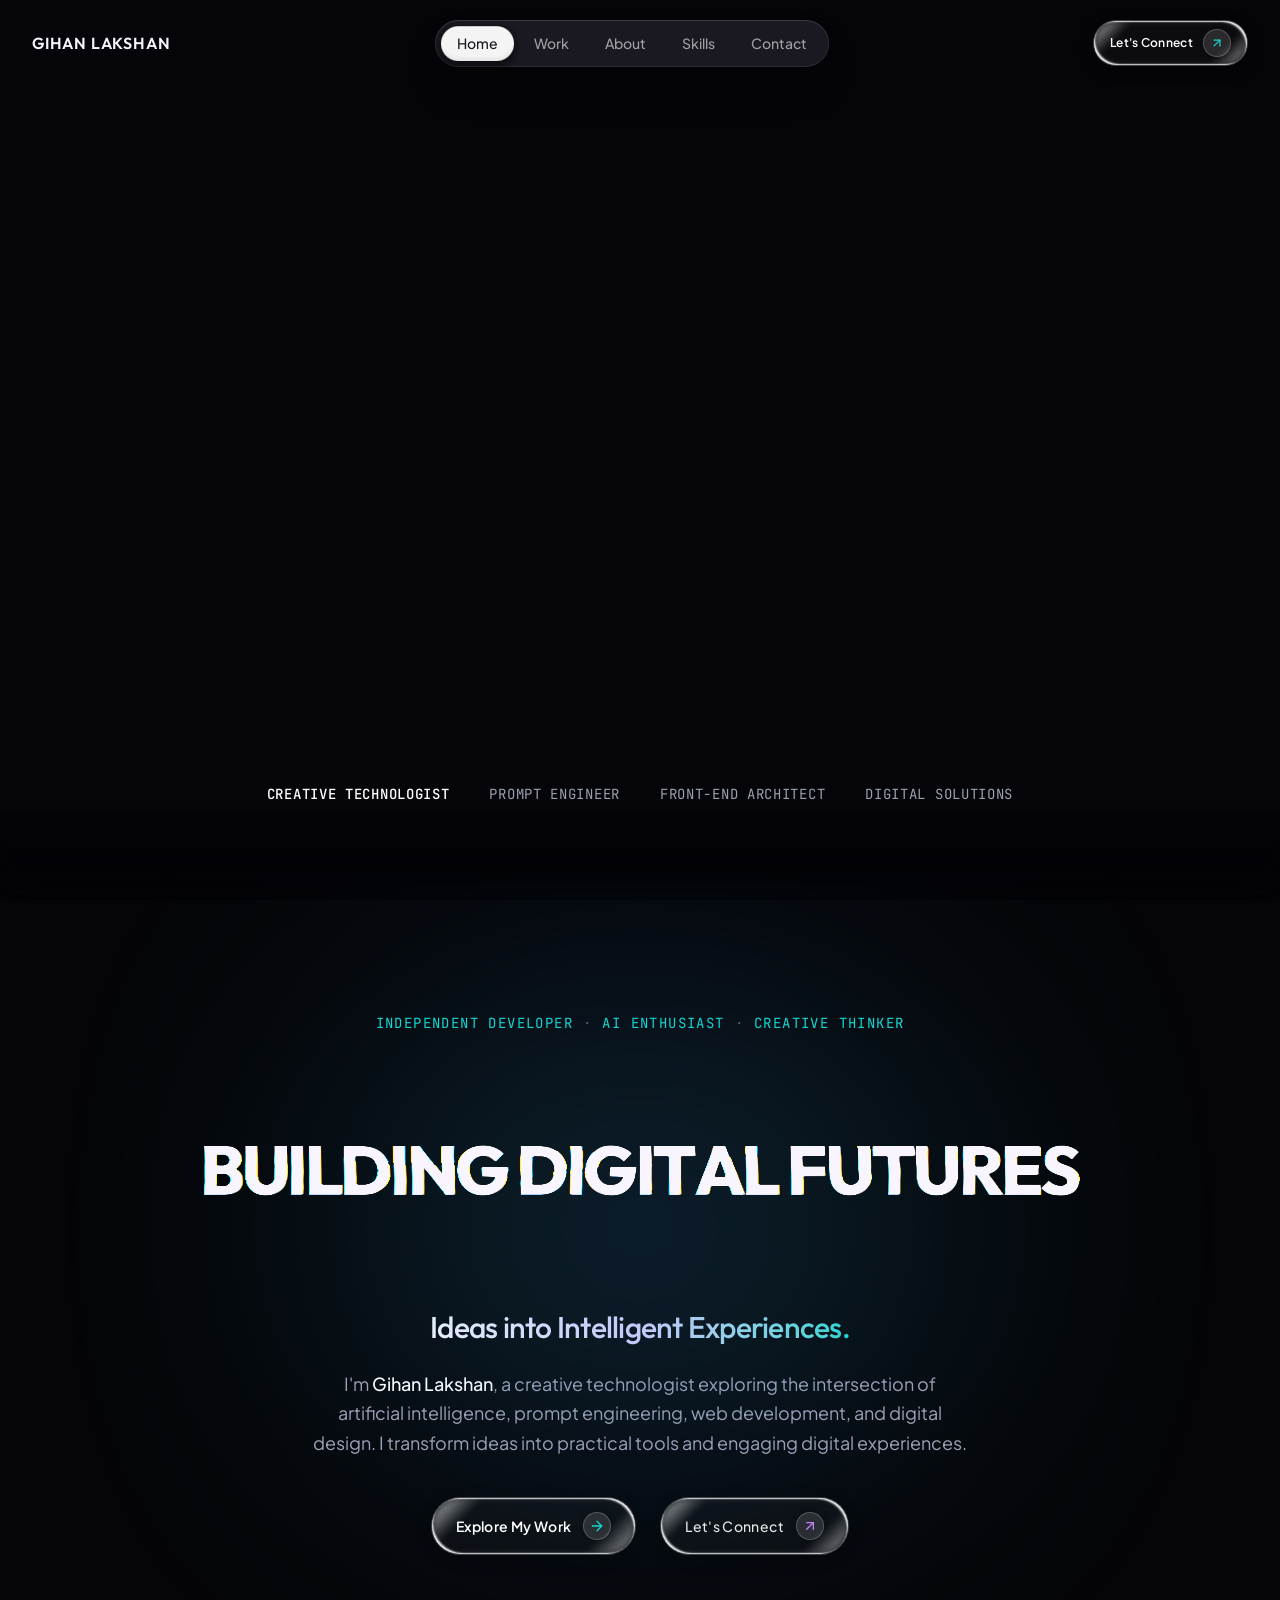
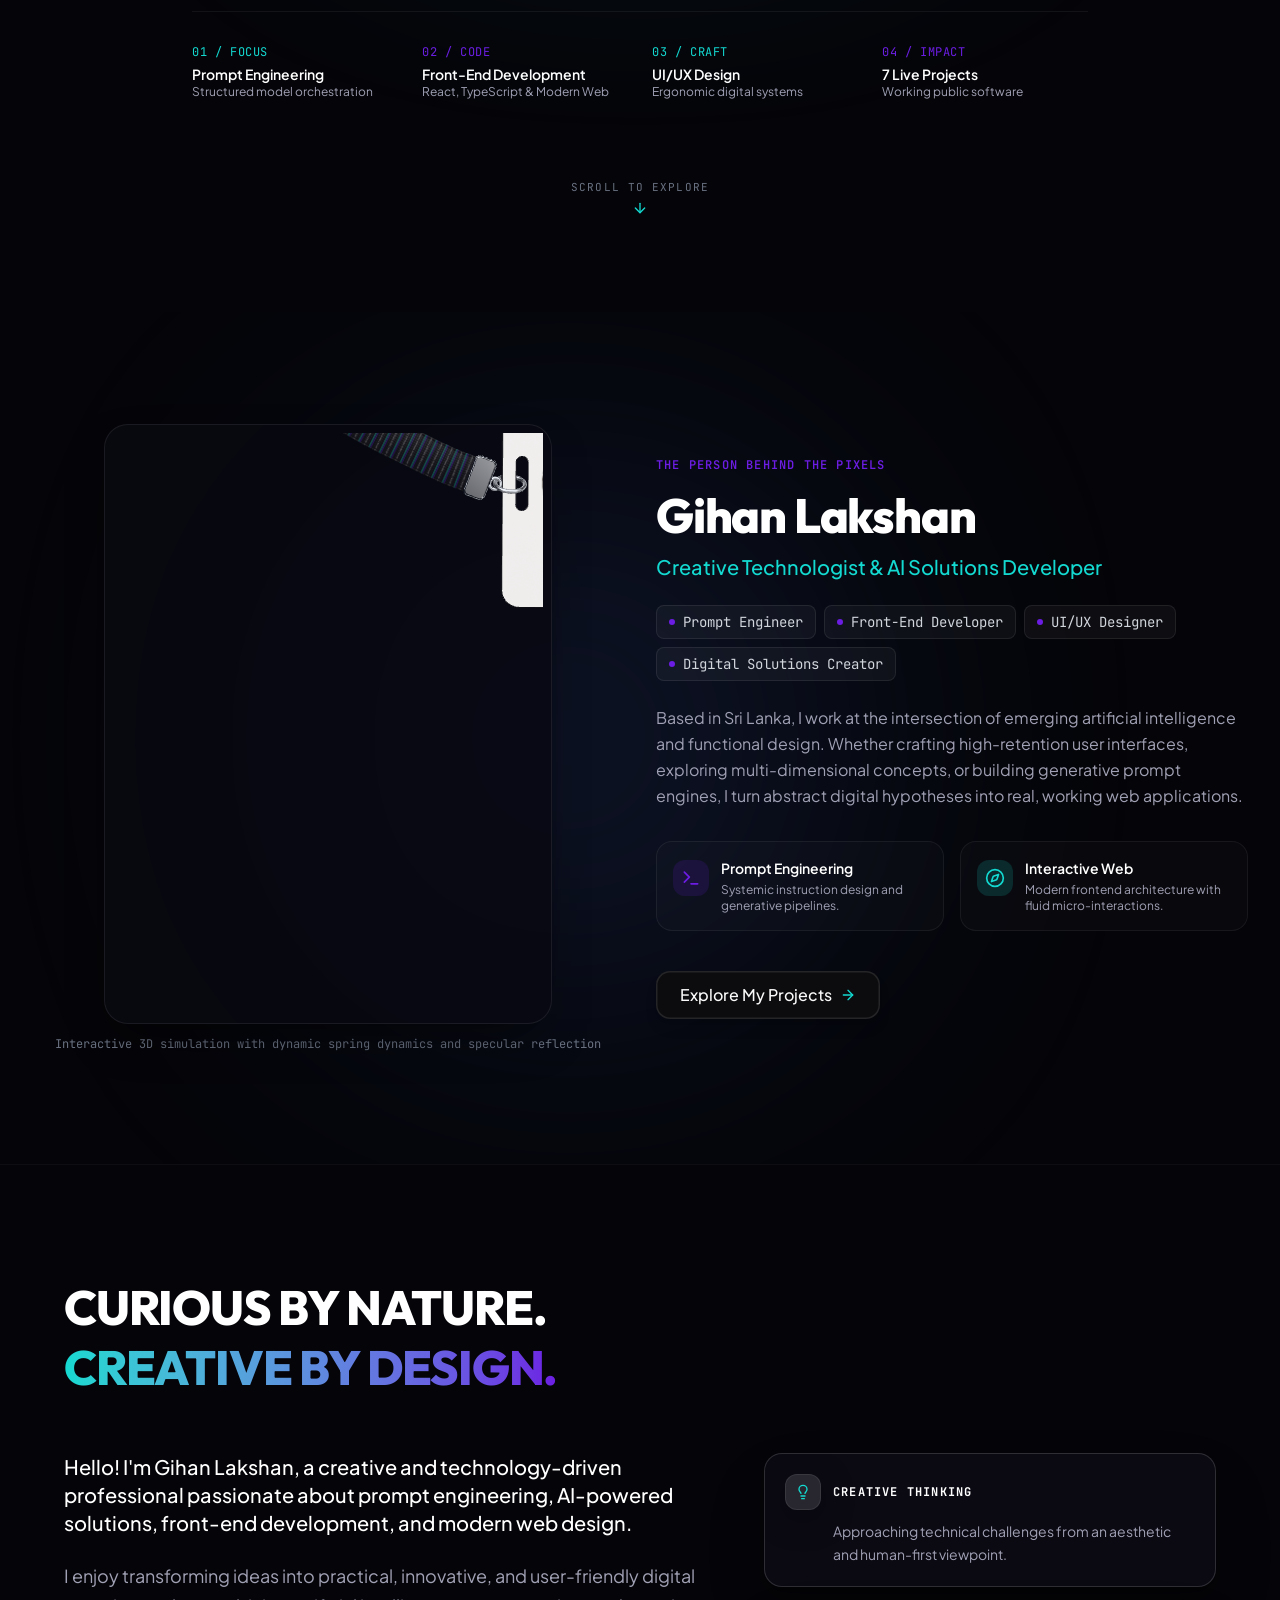
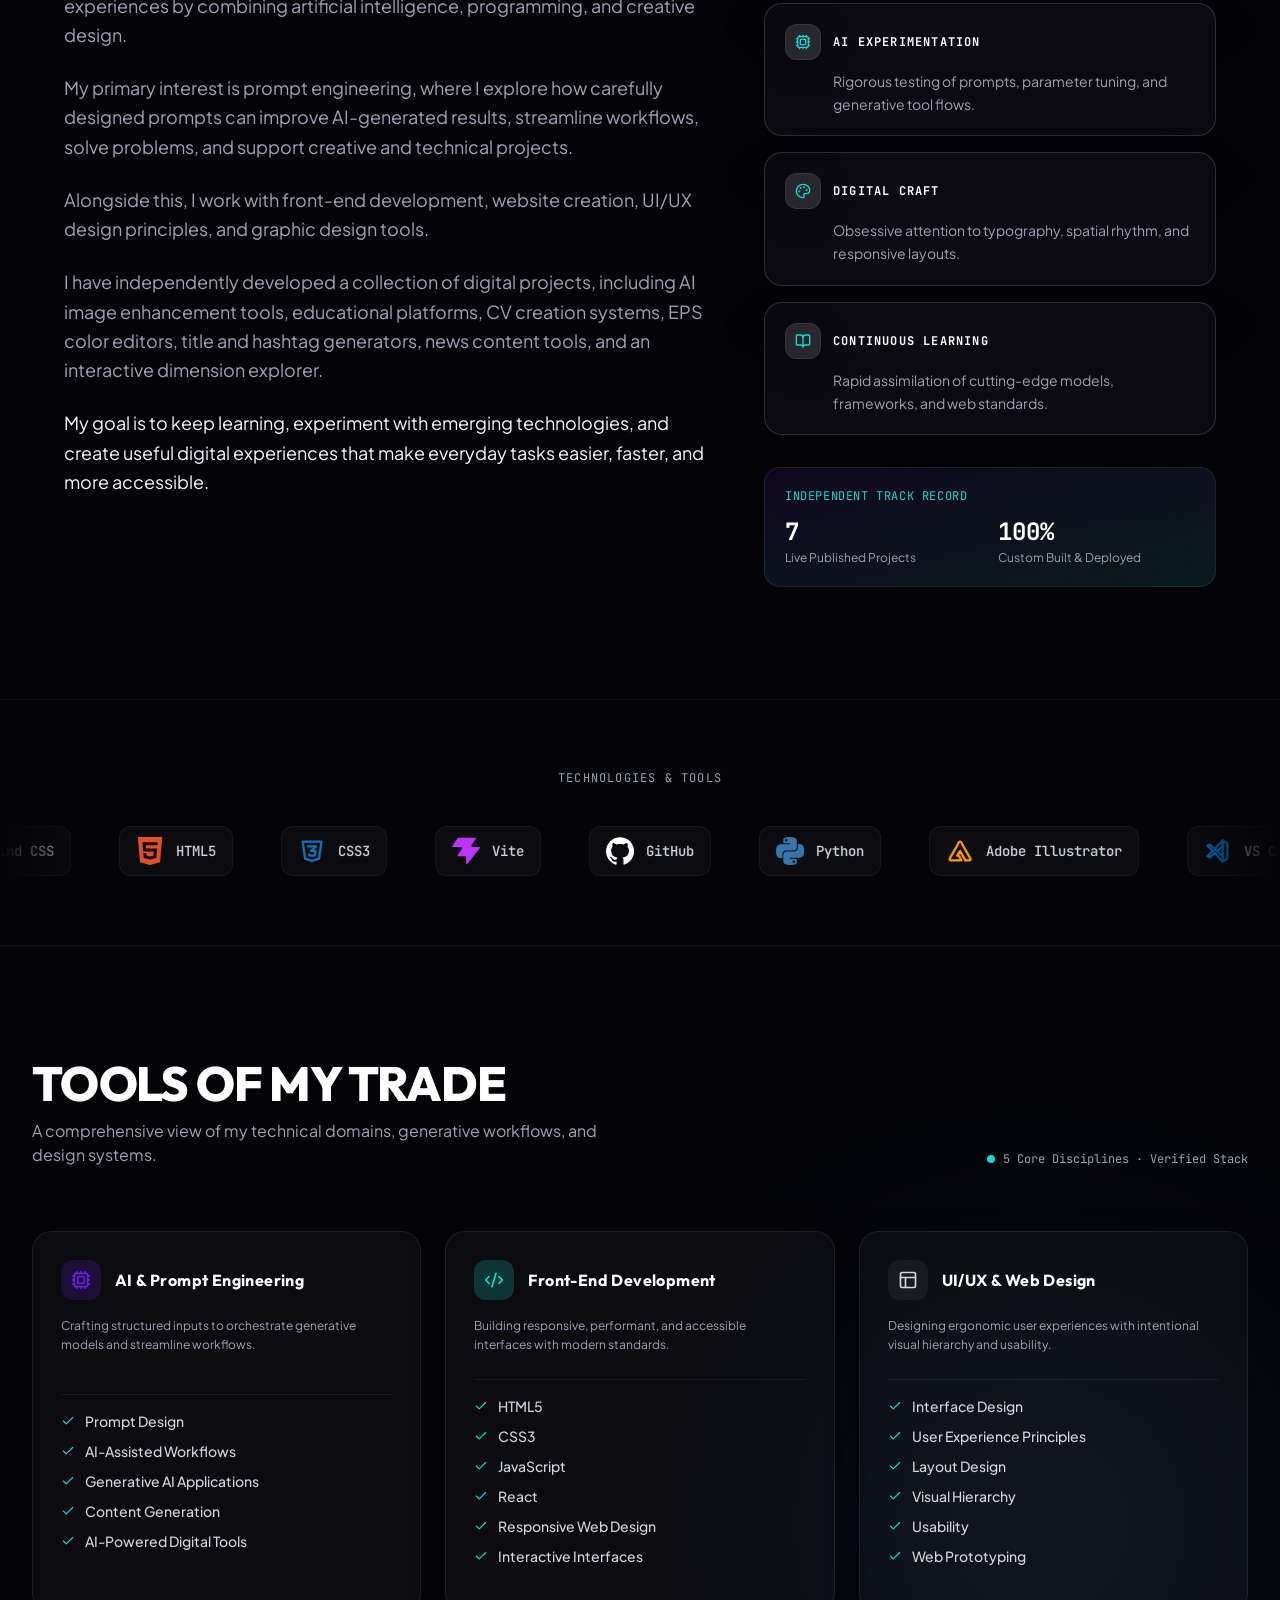
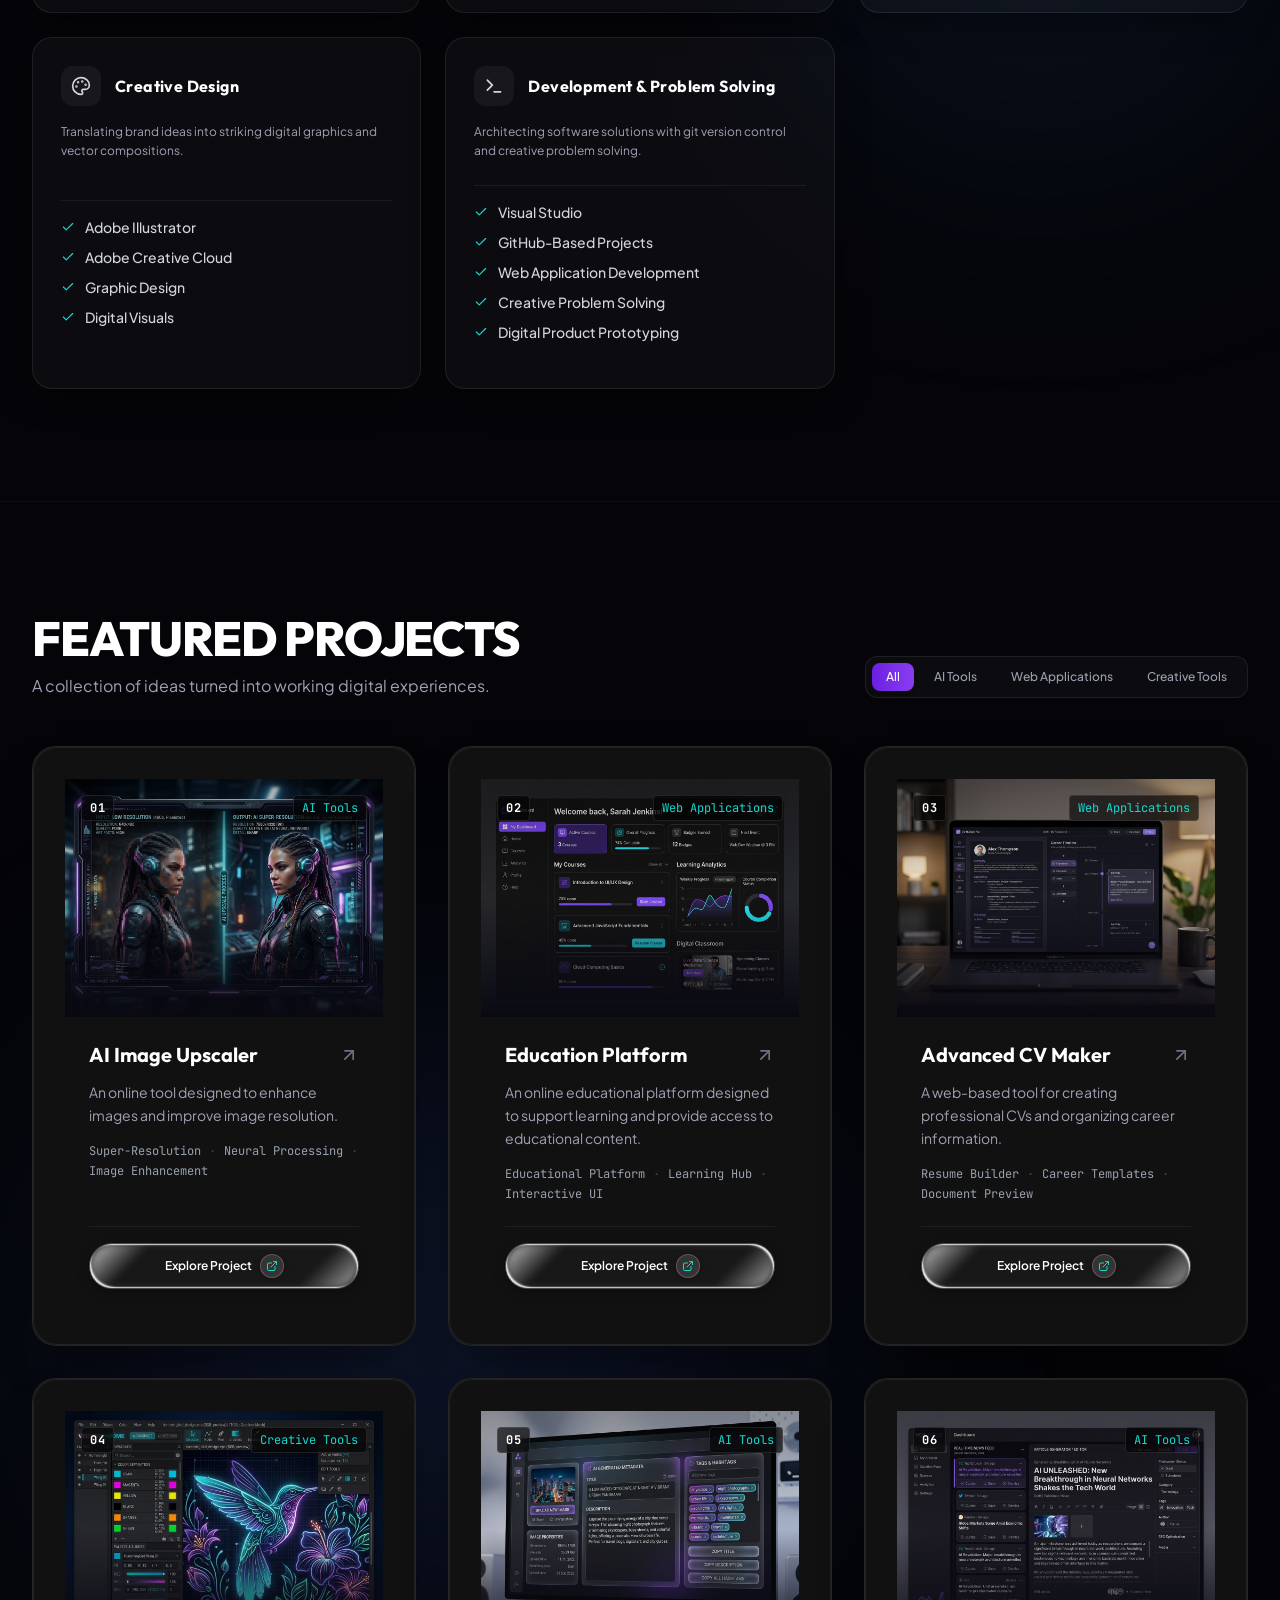
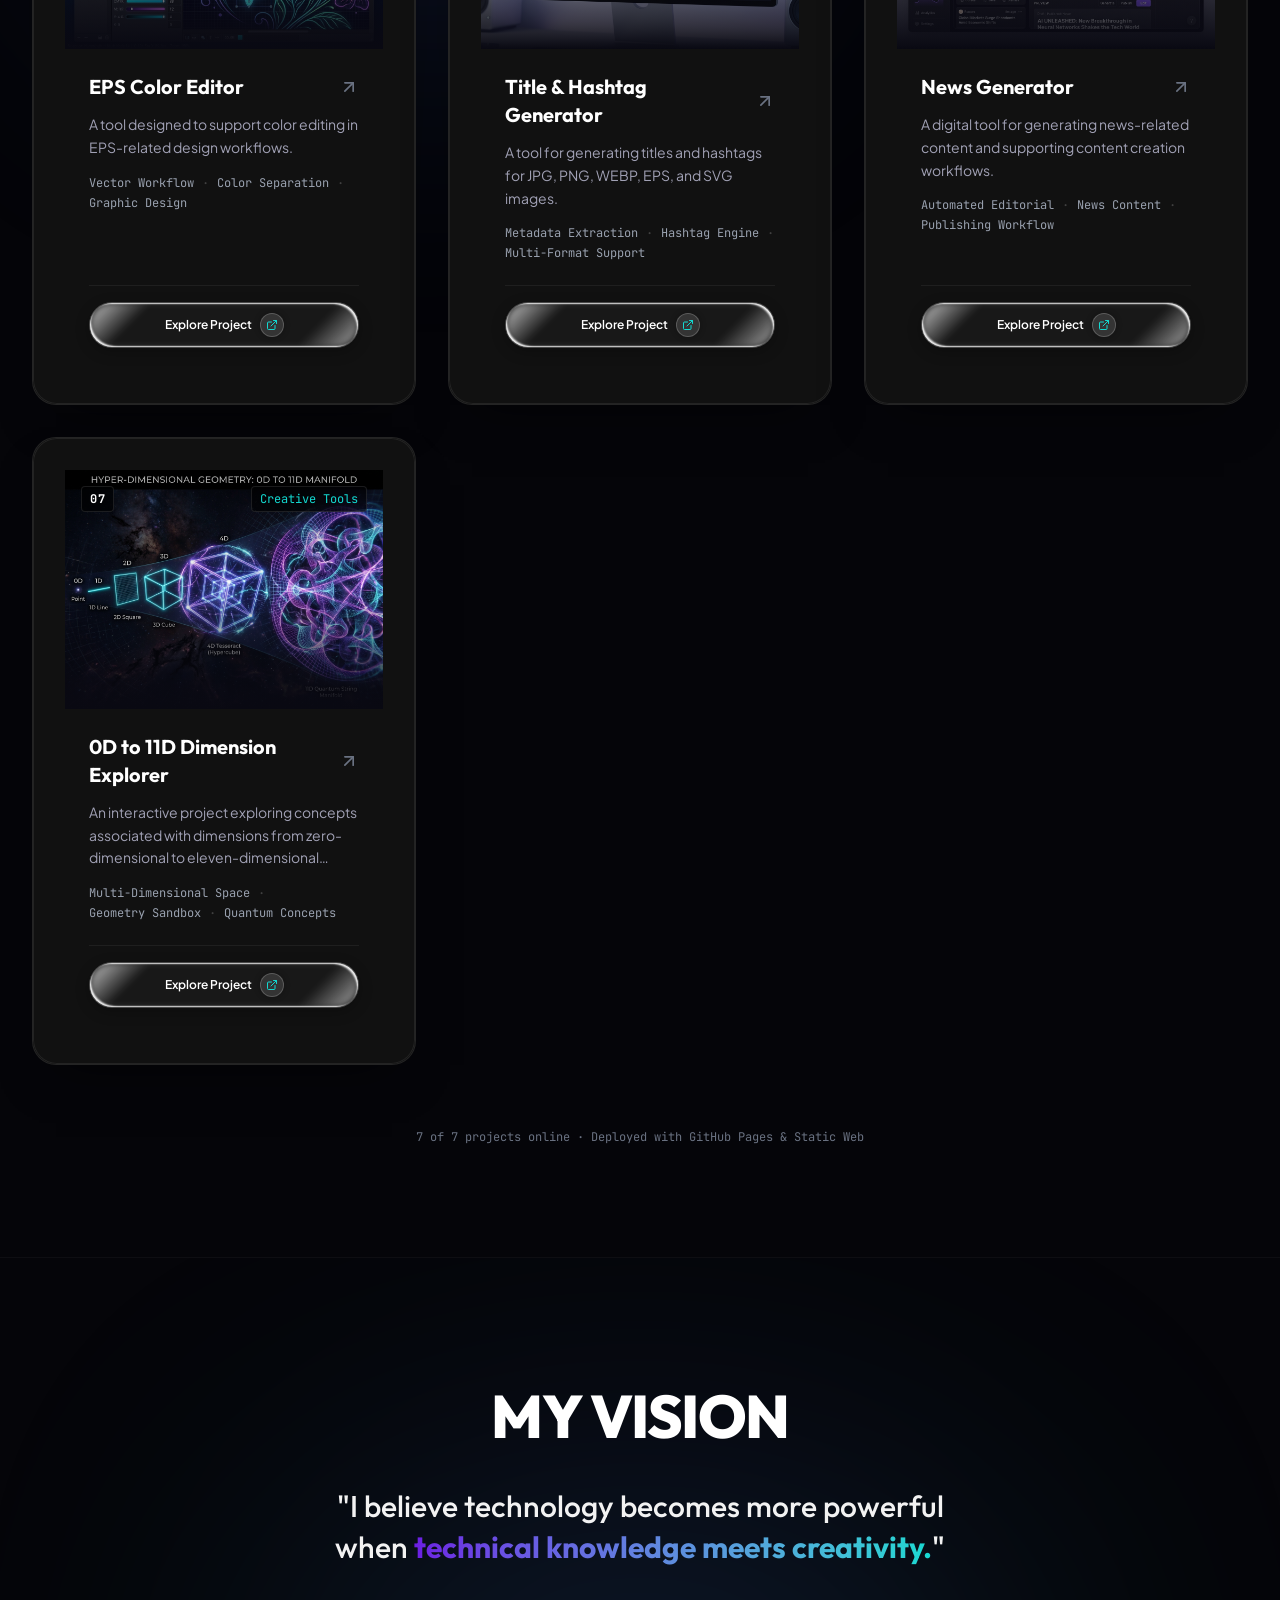
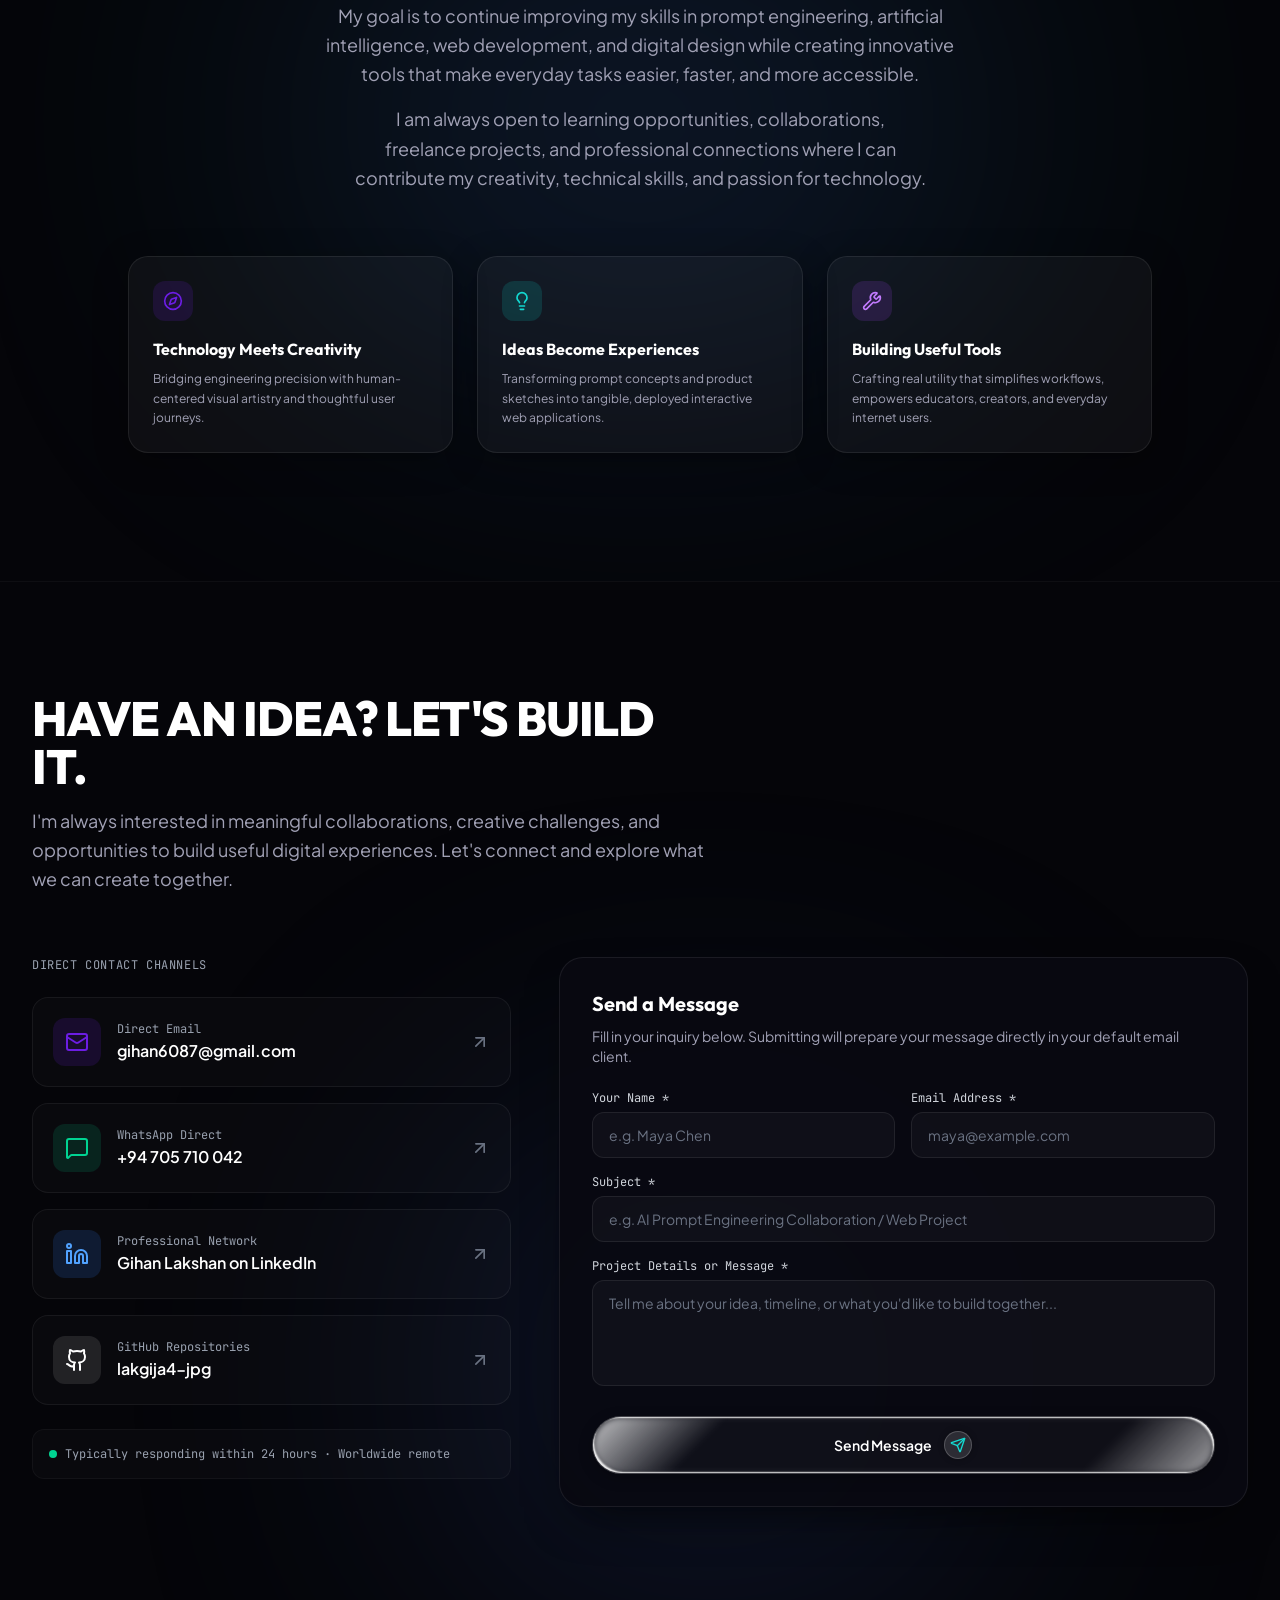
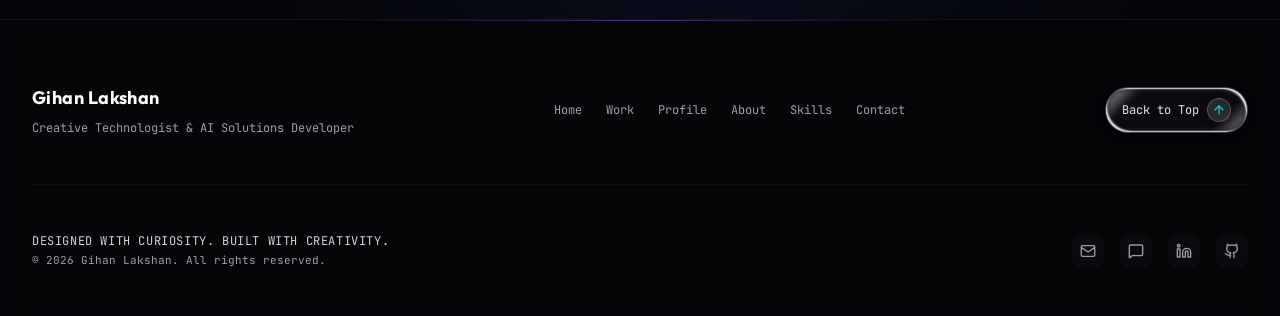
<file: index.html>
<!doctype html>
<html lang="en" class="scroll-smooth dark">
  <head>
    <meta charset="UTF-8" />
    <meta name="viewport" content="width=device-width, initial-scale=1.0" />
    
    <!-- Early ResizeObserver benign warning suppression -->
    <script>
      (function() {
        var isROError = function(msg) {
          return typeof msg === 'string' && (
            msg.indexOf('ResizeObserver loop completed with undelivered notifications') !== -1 ||
            msg.indexOf('ResizeObserver loop limit exceeded') !== -1
          );
        };
        window.addEventListener('error', function(e) {
          if (isROError(e.message)) {
            e.stopImmediatePropagation();
            e.preventDefault();
            return true;
          }
        }, true);
        if (window.ResizeObserver) {
          var OriginalRO = window.ResizeObserver;
          window.ResizeObserver = function(callback) {
            return new OriginalRO(function(entries, observer) {
              window.requestAnimationFrame(function() {
                try {
                  callback(entries, observer);
                } catch (err) {
                  if (!err || !isROError(err.message)) {
                    console.error(err);
                  }
                }
              });
            });
          };
          window.ResizeObserver.prototype = OriginalRO.prototype;
        }
      })();
    </script>
    <title>Gihan Lakshan | Prompt Engineer, Front-End Developer & Digital Creator</title>
    <meta
      name="description"
      content="Explore the portfolio of Gihan Lakshan, a creative technologist focused on prompt engineering, AI-powered solutions, front-end development, UI/UX design, and innovative digital tools."
    />
    <meta name="keywords" content="Gihan Lakshan, Prompt Engineer, Front-End Developer, UI/UX Designer, AI Solutions, Creative Technologist, Sri Lanka, Web Developer Portfolio" />
    <meta name="author" content="Gihan Lakshan" />
    <meta name="robots" content="index, follow" />
    <meta name="theme-color" content="#050509" />

    <!-- Open Graph / Facebook -->
    <meta property="og:type" content="profile" />
    <meta property="og:title" content="Gihan Lakshan | Prompt Engineer, Front-End Developer & Digital Creator" />
    <meta
      property="og:description"
      content="Explore the portfolio of Gihan Lakshan, a creative technologist focused on prompt engineering, AI-powered solutions, front-end development, UI/UX design, and innovative digital tools."
    />
    <meta property="og:site_name" content="Gihan Lakshan Portfolio" />
    <meta property="og:image" content="./assets/card-front.png" />

    <!-- Twitter / X -->
    <meta name="twitter:card" content="summary_large_image" />
    <meta name="twitter:title" content="Gihan Lakshan | Prompt Engineer, Front-End Developer & Digital Creator" />
    <meta
      name="twitter:description"
      content="Explore the portfolio of Gihan Lakshan, a creative technologist focused on prompt engineering, AI-powered solutions, front-end development, UI/UX design, and innovative digital tools."
    />
    <meta name="twitter:image" content="./assets/card-front.png" />

    <!-- Favicon: GL Monogram -->
    <link
      rel="icon"
      type="image/svg+xml"
      href="data:image/svg+xml,%3Csvg xmlns='http://www.w3.org/2000/svg' viewBox='0 0 32 32'%3E%3Crect width='32' height='32' rx='8' fill='%23050509'/%3E%3Crect x='1' y='1' width='30' height='30' rx='7' fill='none' stroke='%236c1de3' stroke-width='1.5' stroke-opacity='0.6'/%3E%3Ctext x='16' y='21' font-family='sans-serif' font-weight='900' font-size='13' fill='%2313d9d1' text-anchor='middle' letter-spacing='-0.5'%3EGL%3C/text%3E%3C/svg%3E"
    />

    <!-- Google Fonts: Plus Jakarta Sans, Outfit, JetBrains Mono -->
    <link rel="preconnect" href="https://fonts.googleapis.com" />
    <link rel="preconnect" href="https://fonts.gstatic.com" crossorigin />
    <link
      href="https://fonts.googleapis.com/css2?family=JetBrains+Mono:wght@400;500;700&family=Outfit:wght@400;500;600;700;800;900&family=Plus+Jakarta+Sans:ital,wght@0,300;0,400;0,500;0,600;0,700;0,800;1,400;1,600&display=swap"
      rel="stylesheet"
    />

    <!-- Structured Data (JSON-LD) -->
    <script type="application/ld+json">
    {
      "@context": "https://schema.org",
      "@type": "Person",
      "name": "Gihan Lakshan",
      "jobTitle": "Creative Technologist & AI Solutions Developer",
      "description": "Prompt Engineer, Front-End Developer, UI/UX Designer, and Digital Solutions Creator.",
      "email": "mailto:gihan6087@gmail.com",
      "telephone": "+94705710042",
      "sameAs": [
        "https://www.linkedin.com/in/gihan-lakshan-linkin-9b49b7385",
        "https://wa.me/94705710042",
        "https://github.com/lakgija4-jpg"
      ],
      "knowsAbout": [
        "Prompt Engineering",
        "Artificial Intelligence",
        "Front-End Web Development",
        "React",
        "TypeScript",
        "UI/UX Design",
        "Generative AI"
      ]
    }
    </script>
    <script type="module" crossorigin src="./assets/index-COP_WoFW.js"></script>
    <link rel="stylesheet" crossorigin href="./assets/index-CeY7b3td.css">
  </head>
  <body class="bg-[#050509] text-[#F8F5FF] antialiased selection:bg-[#6C1DE3] selection:text-white">
    <div id="root"></div>
  </body>
</html>
</file>
<file: assets/index-CeY7b3td.css>
.ghost-cursor{pointer-events:none;width:100%;height:100%;position:absolute;inset:0;overflow:hidden}.ghost-cursor>canvas{pointer-events:none;background:0 0;display:block;position:absolute;inset:0;width:100%!important;height:100%!important}.gooey-nav{--gn-pad:6px;--gn-gap:4px;--gn-font:14px;--gn-x:16px;--gn-y:9px;max-width:100%;font-size:var(--gn-font);line-height:1.2;display:inline-flex;position:relative}.gooey-nav--sm{--gn-pad:5px;--gn-gap:2px;--gn-font:13px;--gn-x:13px;--gn-y:7px}.gooey-nav--lg{--gn-pad:7px;--gn-gap:6px;--gn-font:16px;--gn-x:20px;--gn-y:11px}.gooey-nav--framed{padding:var(--gn-pad);background:var(--gn-frame);box-shadow:var(--gn-frame-shadow);-webkit-backdrop-filter:blur(20px)saturate(1.6);backdrop-filter:blur(20px)saturate(1.6);border-radius:999px}.gooey-nav__stage{max-width:100%;position:relative}.gooey-nav__canvas{pointer-events:none;position:absolute;top:0;left:0}.gooey-nav__fallback{background:var(--gn-pill);pointer-events:none;border-radius:999px;display:none;position:absolute;top:0;left:0}.gooey-nav__list{gap:var(--gn-gap);flex-wrap:wrap;margin:0;padding:0;list-style:none;display:flex;position:relative}.gooey-nav__list--active{color:var(--gn-active-ink);visibility:hidden;clip-path:inset(100%);pointer-events:none;position:absolute;inset:0}.gooey-nav__item{display:flex}.gooey-nav__link{padding:var(--gn-y) var(--gn-x);color:var(--gn-muted);font:inherit;white-space:nowrap;cursor:pointer;-webkit-tap-highlight-color:transparent;background:0 0;border:none;border-radius:999px;align-items:center;gap:8px;font-weight:500;text-decoration:none;transition:color .2s;display:inline-flex}.gooey-nav__list--active .gooey-nav__link{color:inherit}.gooey-nav__item[data-active] .gooey-nav__link{color:var(--gn-ink)}.gooey-nav__link:focus-visible{outline:2px solid var(--gn-ink);outline-offset:2px}.gooey-nav__icon{flex:none;display:inline-flex}.gooey-nav__icon svg{width:1.15em;height:1.15em}.gooey-nav__rim{border-radius:inherit;box-shadow:inset 0 0 0 1px var(--gn-frame-edge), inset 0 1px 0 var(--gn-frame-highlight);pointer-events:none;position:absolute;inset:0}@media (hover:hover){.gooey-nav__link:hover{color:var(--gn-ink)}}.warp-text{isolation:isolate;border-radius:inherit;width:100%;min-height:220px;display:block;position:relative;overflow:hidden}.warp-text canvas{width:100%;height:100%;display:block;position:absolute;inset:0}.tech-text{touch-action:pan-y;-webkit-user-select:none;user-select:none;width:100%;height:100%;position:relative}.tech-text-canvas{width:100%;height:100%;display:block}.lanyard{width:100%;height:100%;position:relative;overflow:hidden}.lanyard-canvas{width:100%;height:100%;display:block}.logoloop{--logoloop-gap:32px;--logoloop-logoHeight:28px;--logoloop-fadeColorAuto:#fff;position:relative}.logoloop--vertical{height:100%;display:inline-block}.logoloop--scale-hover{padding-top:calc(var(--logoloop-logoHeight) * .1);padding-bottom:calc(var(--logoloop-logoHeight) * .1)}@media (prefers-color-scheme:dark){.logoloop{--logoloop-fadeColorAuto:#0b0b0b}}.logoloop__track{will-change:transform;-webkit-user-select:none;user-select:none;z-index:0;width:max-content;display:flex;position:relative}.logoloop--vertical .logoloop__track{flex-direction:column;width:100%;height:max-content}.logoloop__list{align-items:center;display:flex}.logoloop--vertical .logoloop__list{flex-direction:column}.logoloop__item{margin-right:var(--logoloop-gap);font-size:var(--logoloop-logoHeight);flex:none;line-height:1}.logoloop--vertical .logoloop__item{margin-right:0;margin-bottom:var(--logoloop-gap)}.logoloop__item:last-child{margin-right:var(--logoloop-gap)}.logoloop--vertical .logoloop__item:last-child{margin-right:0;margin-bottom:var(--logoloop-gap)}.logoloop__node{align-items:center;display:inline-flex}.logoloop__item img{height:var(--logoloop-logoHeight);object-fit:contain;width:auto;image-rendering:-webkit-optimize-contrast;-webkit-user-drag:none;pointer-events:none;transition:transform .3s cubic-bezier(.4,0,.2,1);display:block}.logoloop--scale-hover .logoloop__item{overflow:visible}.logoloop--scale-hover .logoloop__item:hover img,.logoloop--scale-hover .logoloop__item:hover .logoloop__node{transform-origin:50%;transform:scale(1.2)}.logoloop--scale-hover .logoloop__node{transition:transform .3s cubic-bezier(.4,0,.2,1)}.logoloop__link{border-radius:4px;align-items:center;text-decoration:none;transition:opacity .2s;display:inline-flex}.logoloop__link:hover{opacity:.8}.logoloop__link:focus-visible{outline-offset:2px;outline:2px solid}.logoloop--fade:before,.logoloop--fade:after{content:"";pointer-events:none;z-index:10;width:clamp(24px,8%,120px);position:absolute;top:0;bottom:0}.logoloop--fade:before{background:linear-gradient(to right, var(--logoloop-fadeColor,var(--logoloop-fadeColorAuto)) 0%, #0000 100%);left:0}.logoloop--fade:after{background:linear-gradient(to left, var(--logoloop-fadeColor,var(--logoloop-fadeColorAuto)) 0%, #0000 100%);right:0}.logoloop--vertical.logoloop--fade:before,.logoloop--vertical.logoloop--fade:after{width:100%;height:clamp(24px,8%,120px);left:0;right:0}.logoloop--vertical.logoloop--fade:before{background:linear-gradient(to bottom, var(--logoloop-fadeColor,var(--logoloop-fadeColorAuto)) 0%, #0000 100%);top:0;bottom:auto}.logoloop--vertical.logoloop--fade:after{background:linear-gradient(to top, var(--logoloop-fadeColor,var(--logoloop-fadeColorAuto)) 0%, #0000 100%);top:auto;bottom:0}@media (prefers-reduced-motion:reduce){.logoloop__track{transform:translate(0,0)!important}.logoloop__item img,.logoloop__node{transition:none!important}}.spotlight-card{isolation:isolate;background-color:var(--spotlight-card-surface);box-shadow:var(--spotlight-card-shadow);border-radius:1.5rem;padding:2rem;position:relative;overflow:hidden}.spotlight-card__light,.spotlight-card__grain,.spotlight-card__border,.spotlight-card__edge{border-radius:inherit;pointer-events:none;position:absolute;inset:0}.spotlight-card__light,.spotlight-card__grain{z-index:-1;opacity:0}.spotlight-card__grain{mix-blend-mode:overlay;background-size:160px 160px}.spotlight-card__border,.spotlight-card__edge{z-index:1;-webkit-mask-composite:xor;padding:1px;-webkit-mask:linear-gradient(#000 0 0) content-box,linear-gradient(#000 0 0);-webkit-mask-composite:xor,source-over;mask:linear-gradient(#000 0 0) content-box exclude,linear-gradient(#000 0 0)}.spotlight-card__border{background:var(--spotlight-card-border)}.spotlight-card__edge{opacity:0}.star-border{isolation:isolate;border-radius:var(--star-border-radius);background:var(--star-border-surface);color:var(--star-border-text);font:inherit;-webkit-tap-highlight-color:transparent;border:0;justify-content:center;align-items:center;gap:.5rem;margin:0;padding:.875rem 1.5rem;font-weight:500;line-height:1.25;text-decoration:none;display:inline-flex;position:relative}.star-border:before{content:"";z-index:-1;border-radius:inherit;box-shadow:inset 0 0 0 var(--star-border-thickness) var(--star-border-track);pointer-events:none;position:absolute;inset:0}.star-border__light{z-index:-1;pointer-events:none;width:calc(100% + 96px);height:calc(100% + 96px);position:absolute;top:-48px;left:-48px}button.star-border,a.star-border{cursor:pointer}.star-border:focus-visible{outline:2px solid var(--star-border-track);outline-offset:3px}.star-border:disabled{cursor:not-allowed;opacity:.5}.gradual-blur-inner{width:100%;height:100%;position:relative}.gradual-blur-inner>div{-webkit-backdrop-filter:inherit;backdrop-filter:inherit}.gradual-blur{isolation:isolate}@supports not ((-webkit-backdrop-filter:blur(1px)) or (backdrop-filter:blur(1px))){.gradual-blur-inner>div{opacity:.5;background:#0000004d}}.gradual-blur-fixed{pointer-events:none;z-index:1000;inset:0;position:fixed!important}.border-glow-card{--edge-proximity:0;--cursor-angle:45deg;--edge-sensitivity:30;--color-sensitivity:calc(var(--edge-sensitivity) + 20);--border-radius:28px;--glow-padding:40px;--cone-spread:25;border-radius:var(--border-radius);isolation:isolate;background:var(--card-bg,#120f17);border:1px solid #ffffff26;display:grid;position:relative;overflow:visible;transform:translateZ(.01px);box-shadow:0 1px 2px #0000001a,0 2px 4px #0000001a,0 4px 8px #0000001a,0 8px 16px #0000001a,0 16px 32px #0000001a,0 32px 64px #0000001a}.border-glow-card--light{border-color:#18181b1f;box-shadow:0 1px 2px #18181b0a,0 8px 24px #18181b0d}.border-glow-card--light:after,.border-glow-card--light>.edge-light{mix-blend-mode:normal}.border-glow-card:before,.border-glow-card:after,.border-glow-card>.edge-light{content:"";border-radius:inherit;z-index:-1;transition:opacity .25s ease-out;position:absolute;inset:0}.border-glow-card:not(:hover):not(.sweep-active):before,.border-glow-card:not(:hover):not(.sweep-active):after,.border-glow-card:not(:hover):not(.sweep-active)>.edge-light{opacity:0;transition:opacity .75s ease-in-out}.border-glow-card:before{background:linear-gradient(var(--card-bg,#120f17) 0 100%) padding-box, linear-gradient(#fff0 0% 100%) border-box, var(--gradient-one,radial-gradient(at 80% 55%, #be85ff 0px, transparent 50%)) border-box, var(--gradient-two,radial-gradient(at 69% 34%, #ff7a93 0px, transparent 50%)) border-box, var(--gradient-three,radial-gradient(at 8% 6%, #8fffad 0px, transparent 50%)) border-box, var(--gradient-four,radial-gradient(at 41% 38%, #47daff 0px, transparent 50%)) border-box, var(--gradient-five,radial-gradient(at 86% 85%, #7af2ff 0px, transparent 50%)) border-box, var(--gradient-six,radial-gradient(at 82% 18%, #ffe74c 0px, transparent 50%)) border-box, var(--gradient-seven,radial-gradient(at 51% 4%, #ff8d70 0px, transparent 50%)) border-box, var(--gradient-base,linear-gradient(#c299ff 0 100%)) border-box;opacity:calc((var(--edge-proximity) - var(--color-sensitivity)) / (100 - var(--color-sensitivity)));-webkit-mask-image:conic-gradient(from var(--cursor-angle) at center, black calc(var(--cone-spread) * 1%), transparent calc((var(--cone-spread) + 15) * 1%), transparent calc((100 - var(--cone-spread) - 15) * 1%), black calc((100 - var(--cone-spread)) * 1%));mask-image:conic-gradient(from var(--cursor-angle) at center, black calc(var(--cone-spread) * 1%), transparent calc((var(--cone-spread) + 15) * 1%), transparent calc((100 - var(--cone-spread) - 15) * 1%), black calc((100 - var(--cone-spread)) * 1%));border:1px solid #0000}.border-glow-card:after{background:var(--gradient-one,radial-gradient(at 80% 55%, #be85ff 0px, transparent 50%)) padding-box, var(--gradient-two,radial-gradient(at 69% 34%, #ff7a93 0px, transparent 50%)) padding-box, var(--gradient-three,radial-gradient(at 8% 6%, #8fffad 0px, transparent 50%)) padding-box, var(--gradient-four,radial-gradient(at 41% 38%, #47daff 0px, transparent 50%)) padding-box, var(--gradient-five,radial-gradient(at 86% 85%, #7af2ff 0px, transparent 50%)) padding-box, var(--gradient-six,radial-gradient(at 82% 18%, #ffe74c 0px, transparent 50%)) padding-box, var(--gradient-seven,radial-gradient(at 51% 4%, #ff8d70 0px, transparent 50%)) padding-box, var(--gradient-base,linear-gradient(#c299ff 0 100%)) padding-box;-webkit-mask-image:linear-gradient(to bottom, black, black), radial-gradient(ellipse at 50% 50%, black 40%, transparent 65%), radial-gradient(ellipse at 66% 66%, black 5%, transparent 40%), radial-gradient(ellipse at 33% 33%, black 5%, transparent 40%), radial-gradient(ellipse at 66% 33%, black 5%, transparent 40%), radial-gradient(ellipse at 33% 66%, black 5%, transparent 40%), conic-gradient(from var(--cursor-angle) at center, transparent 5%, black 15%, black 85%, transparent 95%);mask-image:linear-gradient(to bottom, black, black), radial-gradient(ellipse at 50% 50%, black 40%, transparent 65%), radial-gradient(ellipse at 66% 66%, black 5%, transparent 40%), radial-gradient(ellipse at 33% 33%, black 5%, transparent 40%), radial-gradient(ellipse at 66% 33%, black 5%, transparent 40%), radial-gradient(ellipse at 33% 66%, black 5%, transparent 40%), conic-gradient(from var(--cursor-angle) at center, transparent 5%, black 15%, black 85%, transparent 95%);opacity:calc(var(--fill-opacity,.5) * (var(--edge-proximity) - var(--color-sensitivity)) / (100 - var(--color-sensitivity)));mix-blend-mode:soft-light;border:1px solid #0000;-webkit-mask-composite:source-out,source-over,source-over,source-over,source-over,source-over;mask-composite:subtract,add,add,add,add,add}.border-glow-card>.edge-light{inset:calc(var(--glow-padding) * -1);pointer-events:none;z-index:1;-webkit-mask-image:conic-gradient(from var(--cursor-angle) at center, black 2.5%, transparent 10%, transparent 90%, black 97.5%);mask-image:conic-gradient(from var(--cursor-angle) at center, black 2.5%, transparent 10%, transparent 90%, black 97.5%);opacity:calc((var(--edge-proximity) - var(--edge-sensitivity)) / (100 - var(--edge-sensitivity)));mix-blend-mode:plus-lighter}.border-glow-card>.edge-light:before{content:"";inset:var(--glow-padding);border-radius:inherit;box-shadow:inset 0 0 0 1px var(--glow-color,#f5daa3), inset 0 0 1px 0 var(--glow-color-60,#f5daa399), inset 0 0 3px 0 var(--glow-color-50,#f5daa380), inset 0 0 6px 0 var(--glow-color-40,#f5daa366), inset 0 0 15px 0 var(--glow-color-30,#f5daa34d), inset 0 0 25px 2px var(--glow-color-20,#f5daa333), inset 0 0 50px 2px var(--glow-color-10,#f5daa31a), 0 0 1px 0 var(--glow-color-60,#f5daa399), 0 0 3px 0 var(--glow-color-50,#f5daa380), 0 0 6px 0 var(--glow-color-40,#f5daa366), 0 0 15px 0 var(--glow-color-30,#f5daa34d), 0 0 25px 2px var(--glow-color-20,#f5daa333), 0 0 50px 2px var(--glow-color-10,#f5daa31a);position:absolute}.border-glow-inner{z-index:1;flex-direction:column;display:flex;position:relative;overflow:visible}.glass-surface{-webkit-backdrop-filter:blur(16px) saturate(var(--glass-saturation,1.2));background:rgba(255, 255, 255, var(--glass-frost,.03));border:1px solid #ffffff14;flex-direction:column;transition:border-color .3s,background .3s,box-shadow .3s;display:flex;position:relative;overflow:hidden;box-shadow:0 8px 32px #0000005e}.glass-surface--svg{-webkit-backdrop-filter:var(--filter-id,blur(16px))}.glass-surface--fallback{-webkit-backdrop-filter:blur(16px) saturate(var(--glass-saturation,1.2))}.glass-surface__filter{pointer-events:none;opacity:0;width:0;height:0;position:absolute}.glass-surface__canvas{pointer-events:none;border-radius:inherit;width:100%;height:100%;position:absolute;inset:0}.glass-surface__frame{border-radius:inherit;pointer-events:none;border:1px solid #ffffff1f;position:absolute;inset:0;box-shadow:inset 0 1px 1px #ffffff26}.glass-surface__sheen{border-radius:inherit;pointer-events:none;background:linear-gradient(135deg,#ffffff14 0%,#ffffff03 50%,#0000 100%);position:absolute;inset:0}.glass-surface__rim{border-radius:inherit;pointer-events:none;position:absolute;inset:0;box-shadow:inset 0 0 0 1px #ffffff0f}.glass-surface__glow,.glass-surface__line{pointer-events:none;position:absolute;inset:0}.glass-surface__content{z-index:2;width:100%;height:100%;position:relative}@layer properties{@supports (((-webkit-hyphens:none)) and (not (margin-trim:inline))) or ((-moz-orient:inline) and (not (color:rgb(from red r g b)))){*,:before,:after,::backdrop{--tw-translate-x:0;--tw-translate-y:0;--tw-translate-z:0;--tw-rotate-x:initial;--tw-rotate-y:initial;--tw-rotate-z:initial;--tw-skew-x:initial;--tw-skew-y:initial;--tw-space-y-reverse:0;--tw-border-style:solid;--tw-gradient-position:initial;--tw-gradient-from:#0000;--tw-gradient-via:#0000;--tw-gradient-to:#0000;--tw-gradient-stops:initial;--tw-gradient-via-stops:initial;--tw-gradient-from-position:0%;--tw-gradient-via-position:50%;--tw-gradient-to-position:100%;--tw-leading:initial;--tw-font-weight:initial;--tw-tracking:initial;--tw-shadow:0 0 #0000;--tw-shadow-color:initial;--tw-shadow-alpha:100%;--tw-inset-shadow:0 0 #0000;--tw-inset-shadow-color:initial;--tw-inset-shadow-alpha:100%;--tw-ring-color:initial;--tw-ring-shadow:0 0 #0000;--tw-inset-ring-color:initial;--tw-inset-ring-shadow:0 0 #0000;--tw-ring-inset:initial;--tw-ring-offset-width:0px;--tw-ring-offset-color:#fff;--tw-ring-offset-shadow:0 0 #0000;--tw-outline-style:solid;--tw-blur:initial;--tw-brightness:initial;--tw-contrast:initial;--tw-grayscale:initial;--tw-hue-rotate:initial;--tw-invert:initial;--tw-opacity:initial;--tw-saturate:initial;--tw-sepia:initial;--tw-drop-shadow:initial;--tw-drop-shadow-color:initial;--tw-drop-shadow-alpha:100%;--tw-drop-shadow-size:initial;--tw-backdrop-blur:initial;--tw-backdrop-brightness:initial;--tw-backdrop-contrast:initial;--tw-backdrop-grayscale:initial;--tw-backdrop-hue-rotate:initial;--tw-backdrop-invert:initial;--tw-backdrop-opacity:initial;--tw-backdrop-saturate:initial;--tw-backdrop-sepia:initial;--tw-duration:initial;--tw-ease:initial;--tw-scale-x:1;--tw-scale-y:1;--tw-scale-z:1}}}@layer theme{:root,:host{--font-sans:-apple-system, BlinkMacSystemFont, "Segoe UI", Roboto, "Helvetica Neue", "Noto Sans", Arial, sans-serif, "Apple Color Emoji", "Segoe UI Emoji", "Segoe UI Symbol", "Noto Color Emoji";--font-mono:ui-monospace, SFMono-Regular, Menlo, Monaco, Consolas, "Liberation Mono", "Courier New", monospace;--color-emerald-200:oklch(90.5% .093 164.15);--color-emerald-300:oklch(84.5% .143 164.978);--color-emerald-400:oklch(76.5% .177 163.223);--color-emerald-500:oklch(69.6% .17 162.48);--color-blue-400:oklch(70.7% .165 254.624);--color-blue-500:oklch(62.3% .214 259.815);--color-purple-400:oklch(71.4% .203 305.504);--color-purple-500:oklch(62.7% .265 303.9);--color-rose-400:oklch(71.2% .194 13.428);--color-gray-200:oklch(92.8% .006 264.531);--color-gray-300:oklch(87.2% .01 258.338);--color-gray-400:oklch(70.7% .022 261.325);--color-gray-500:oklch(55.1% .027 264.364);--color-black:#000;--color-white:#fff;--spacing:.25rem;--container-md:28rem;--container-lg:32rem;--container-xl:36rem;--container-2xl:42rem;--container-3xl:48rem;--container-4xl:56rem;--container-5xl:64rem;--container-6xl:72rem;--container-7xl:80rem;--text-xs:.75rem;--text-xs--line-height:calc(1 / .75);--text-sm:.875rem;--text-sm--line-height:calc(1.25 / .875);--text-base:1rem;--text-base--line-height:calc(1.5 / 1);--text-lg:1.125rem;--text-lg--line-height:calc(1.75 / 1.125);--text-xl:1.25rem;--text-xl--line-height:calc(1.75 / 1.25);--text-2xl:1.5rem;--text-2xl--line-height:calc(2 / 1.5);--text-3xl:1.875rem;--text-3xl--line-height:calc(2.25 / 1.875);--text-4xl:2.25rem;--text-4xl--line-height:calc(2.5 / 2.25);--text-5xl:3rem;--text-5xl--line-height:1;--text-6xl:3.75rem;--text-6xl--line-height:1;--font-weight-normal:400;--font-weight-medium:500;--font-weight-semibold:600;--font-weight-bold:700;--font-weight-extrabold:800;--tracking-tight:-.025em;--tracking-wide:.025em;--tracking-wider:.05em;--tracking-widest:.1em;--leading-tight:1.25;--leading-snug:1.375;--leading-relaxed:1.625;--radius-lg:.5rem;--radius-xl:.75rem;--radius-2xl:1rem;--radius-3xl:1.5rem;--ease-in:cubic-bezier(.4, 0, 1, 1);--ease-out:cubic-bezier(0, 0, .2, 1);--ease-in-out:cubic-bezier(.4, 0, .2, 1);--animate-bounce:bounce 1s infinite;--blur-md:12px;--blur-xl:24px;--default-transition-duration:.15s;--default-transition-timing-function:cubic-bezier(.4, 0, .2, 1);--default-font-family:var(--font-sans);--default-mono-font-family:var(--font-mono)}}@layer base{*,:after,:before,::backdrop{box-sizing:border-box;border:0 solid;margin:0;padding:0}::file-selector-button{box-sizing:border-box;border:0 solid;margin:0;padding:0}html,:host{-webkit-text-size-adjust:100%;tab-size:4;line-height:1.5;font-family:var(--default-font-family,-apple-system, BlinkMacSystemFont, "Segoe UI", Roboto, "Helvetica Neue", "Noto Sans", Arial, sans-serif, "Apple Color Emoji", "Segoe UI Emoji", "Segoe UI Symbol", "Noto Color Emoji");font-feature-settings:var(--default-font-feature-settings,normal);font-variation-settings:var(--default-font-variation-settings,normal);-webkit-tap-highlight-color:transparent}hr{height:0;color:inherit;border-top-width:1px}abbr:where([title]){-webkit-text-decoration:underline dotted;text-decoration:underline dotted}h1,h2,h3,h4,h5,h6{font-size:inherit;font-weight:inherit}a{color:inherit;-webkit-text-decoration:inherit;-webkit-text-decoration:inherit;-webkit-text-decoration:inherit;-webkit-text-decoration:inherit;text-decoration:inherit}b,strong{font-weight:bolder}code,kbd,samp,pre{font-family:var(--default-mono-font-family,ui-monospace, SFMono-Regular, Menlo, Monaco, Consolas, "Liberation Mono", "Courier New", monospace);font-feature-settings:var(--default-mono-font-feature-settings,normal);font-variation-settings:var(--default-mono-font-variation-settings,normal);font-size:1em}small{font-size:80%}sub,sup{vertical-align:baseline;font-size:75%;line-height:0;position:relative}sub{bottom:-.25em}sup{top:-.5em}table{text-indent:0;border-color:inherit;border-collapse:collapse}:-moz-focusring:where(:not(iframe)){outline:auto}progress{vertical-align:baseline}summary{display:list-item}ol,ul,menu{list-style:none}img,svg,video,canvas,audio,iframe,embed,object{vertical-align:middle;display:block}img,video{max-width:100%;height:auto}button,input,select,optgroup,textarea{font:inherit;font-feature-settings:inherit;font-variation-settings:inherit;letter-spacing:inherit;color:inherit;opacity:1;background-color:#0000;border-radius:0}::file-selector-button{font:inherit;font-feature-settings:inherit;font-variation-settings:inherit;letter-spacing:inherit;color:inherit;opacity:1;background-color:#0000;border-radius:0}:where(select:is([multiple],[size])) optgroup{font-weight:bolder}:where(select:is([multiple],[size])) optgroup option{padding-inline-start:20px}::file-selector-button{margin-inline-end:4px}::placeholder{opacity:1}@supports (not ((-webkit-appearance:-apple-pay-button))) or (contain-intrinsic-size:1px){::placeholder{color:currentColor}@supports (color:color-mix(in lab, red, red)){::placeholder{color:color-mix(in oklab, currentcolor 50%, transparent)}}}textarea{resize:vertical}::-webkit-search-decoration{-webkit-appearance:none}::-webkit-date-and-time-value{min-height:1lh;text-align:inherit}::-webkit-datetime-edit{display:inline-flex}::-webkit-datetime-edit-fields-wrapper{padding:0}::-webkit-datetime-edit{padding-block:0}::-webkit-datetime-edit-year-field{padding-block:0}::-webkit-datetime-edit-month-field{padding-block:0}::-webkit-datetime-edit-day-field{padding-block:0}::-webkit-datetime-edit-hour-field{padding-block:0}::-webkit-datetime-edit-minute-field{padding-block:0}::-webkit-datetime-edit-second-field{padding-block:0}::-webkit-datetime-edit-millisecond-field{padding-block:0}::-webkit-datetime-edit-meridiem-field{padding-block:0}::-webkit-calendar-picker-indicator{line-height:1}:-moz-ui-invalid{box-shadow:none}button,input:where([type=button],[type=reset],[type=submit]){appearance:button}::file-selector-button{appearance:button}::-webkit-inner-spin-button{height:auto}::-webkit-outer-spin-button{height:auto}[hidden]:where(:not([hidden=until-found])){display:none!important}:root{--font-sans:"Plus Jakarta Sans", system-ui, -apple-system, sans-serif;--font-display:"Outfit", "Plus Jakarta Sans", system-ui, sans-serif;--font-mono:"JetBrains Mono", ui-monospace, monospace}html{font-family:var(--font-sans);scroll-behavior:smooth;--lightningcss-light: ;--lightningcss-dark:initial;color-scheme:dark;background-color:#050509}body{color:#f8f5ff;background-color:#050509;overflow-x:hidden}}@layer components;@layer utilities{.pointer-events-none{pointer-events:none}.\!visible{visibility:visible!important}.visible{visibility:visible}.absolute{position:absolute}.fixed{position:fixed}.relative{position:relative}.static{position:static}.inset-0{inset:0}.top-0{top:0}.top-1\/2{top:50%}.top-1\/3{top:33.3333%}.top-1\/4{top:25%}.top-4{top:calc(var(--spacing) * 4)}.right-0{right:0}.right-1\/4{right:25%}.right-4{right:calc(var(--spacing) * 4)}.right-10{right:calc(var(--spacing) * 10)}.bottom-0{bottom:0}.left-0{left:0}.left-1\/2{left:50%}.left-1\/3{left:33.3333%}.left-1\/4{left:25%}.left-4{left:calc(var(--spacing) * 4)}.z-0{z-index:0}.z-10{z-index:10}.z-30{z-index:30}.z-40{z-index:40}.z-50{z-index:50}.container{width:100%}@media (width>=40rem){.container{max-width:40rem}}@media (width>=48rem){.container{max-width:48rem}}@media (width>=64rem){.container{max-width:64rem}}@media (width>=80rem){.container{max-width:80rem}}@media (width>=96rem){.container{max-width:96rem}}.mx-auto{margin-inline:auto}.my-2{margin-block:calc(var(--spacing) * 2)}.my-auto{margin-block:auto}.mt-0\.5{margin-top:calc(var(--spacing) * .5)}.mt-1{margin-top:var(--spacing)}.mt-2{margin-top:calc(var(--spacing) * 2)}.mt-2\.5{margin-top:calc(var(--spacing) * 2.5)}.mt-3{margin-top:calc(var(--spacing) * 3)}.mt-4{margin-top:calc(var(--spacing) * 4)}.mt-6{margin-top:calc(var(--spacing) * 6)}.mt-8{margin-top:calc(var(--spacing) * 8)}.mt-10{margin-top:calc(var(--spacing) * 10)}.mt-12{margin-top:calc(var(--spacing) * 12)}.mt-14{margin-top:calc(var(--spacing) * 14)}.mt-16{margin-top:calc(var(--spacing) * 16)}.mb-1\.5{margin-bottom:calc(var(--spacing) * 1.5)}.mb-2{margin-bottom:calc(var(--spacing) * 2)}.mb-4{margin-bottom:calc(var(--spacing) * 4)}.mb-6{margin-bottom:calc(var(--spacing) * 6)}.mb-12{margin-bottom:calc(var(--spacing) * 12)}.mb-16{margin-bottom:calc(var(--spacing) * 16)}.line-clamp-3{-webkit-line-clamp:3;-webkit-box-orient:vertical;display:-webkit-box;overflow:hidden}.block{display:block}.contents{display:contents}.flex{display:flex}.grid{display:grid}.hidden{display:none}.inline-flex{display:inline-flex}.aspect-\[4\/3\]{aspect-ratio:4/3}.h-0{height:0}.h-1\.5{height:calc(var(--spacing) * 1.5)}.h-2{height:calc(var(--spacing) * 2)}.h-3{height:calc(var(--spacing) * 3)}.h-3\.5{height:calc(var(--spacing) * 3.5)}.h-4{height:calc(var(--spacing) * 4)}.h-5{height:calc(var(--spacing) * 5)}.h-6{height:calc(var(--spacing) * 6)}.h-7{height:calc(var(--spacing) * 7)}.h-9{height:calc(var(--spacing) * 9)}.h-10{height:calc(var(--spacing) * 10)}.h-12{height:calc(var(--spacing) * 12)}.h-\[1px\]{height:1px}.h-\[2px\]{height:2px}.h-\[360px\]{height:360px}.h-\[400px\]{height:400px}.h-\[500px\]{height:500px}.h-\[600px\]{height:600px}.h-full{height:100%}.min-h-\[140px\]{min-height:140px}.min-h-\[160px\]{min-height:160px}.min-h-screen{min-height:100vh}.w-0{width:0}.w-1\.5{width:calc(var(--spacing) * 1.5)}.w-2{width:calc(var(--spacing) * 2)}.w-3{width:calc(var(--spacing) * 3)}.w-3\.5{width:calc(var(--spacing) * 3.5)}.w-4{width:calc(var(--spacing) * 4)}.w-5{width:calc(var(--spacing) * 5)}.w-6{width:calc(var(--spacing) * 6)}.w-7{width:calc(var(--spacing) * 7)}.w-9{width:calc(var(--spacing) * 9)}.w-10{width:calc(var(--spacing) * 10)}.w-12{width:calc(var(--spacing) * 12)}.w-\[400px\]{width:400px}.w-\[500px\]{width:500px}.w-\[600px\]{width:600px}.w-\[700px\]{width:700px}.w-full{width:100%}.max-w-2xl{max-width:var(--container-2xl)}.max-w-3xl{max-width:var(--container-3xl)}.max-w-4xl{max-width:var(--container-4xl)}.max-w-5xl{max-width:var(--container-5xl)}.max-w-6xl{max-width:var(--container-6xl)}.max-w-7xl{max-width:var(--container-7xl)}.max-w-full{max-width:100%}.max-w-lg{max-width:var(--container-lg)}.max-w-md{max-width:var(--container-md)}.max-w-xl{max-width:var(--container-xl)}.flex-1{flex:1}.shrink-0{flex-shrink:0}.-translate-x-1\/2{--tw-translate-x:calc(calc(1 / 2 * 100%) * -1);translate:var(--tw-translate-x) var(--tw-translate-y)}.-translate-y-1\/2{--tw-translate-y:calc(calc(1 / 2 * 100%) * -1);translate:var(--tw-translate-x) var(--tw-translate-y)}.transform{transform:var(--tw-rotate-x,) var(--tw-rotate-y,) var(--tw-rotate-z,) var(--tw-skew-x,) var(--tw-skew-y,)}.animate-bounce{animation:var(--animate-bounce)}.cursor-pointer{cursor:pointer}.resize{resize:both}.resize-none{resize:none}.grid-cols-1{grid-template-columns:repeat(1,minmax(0,1fr))}.grid-cols-2{grid-template-columns:repeat(2,minmax(0,1fr))}.flex-col{flex-direction:column}.flex-wrap{flex-wrap:wrap}.items-center{align-items:center}.items-start{align-items:flex-start}.justify-between{justify-content:space-between}.justify-center{justify-content:center}.gap-1{gap:var(--spacing)}.gap-1\.5{gap:calc(var(--spacing) * 1.5)}.gap-2{gap:calc(var(--spacing) * 2)}.gap-2\.5{gap:calc(var(--spacing) * 2.5)}.gap-3{gap:calc(var(--spacing) * 3)}.gap-3\.5{gap:calc(var(--spacing) * 3.5)}.gap-4{gap:calc(var(--spacing) * 4)}.gap-6{gap:calc(var(--spacing) * 6)}.gap-8{gap:calc(var(--spacing) * 8)}.gap-12{gap:calc(var(--spacing) * 12)}:where(.space-y-2\.5>:not(:last-child)){--tw-space-y-reverse:0;margin-block-start:calc(calc(var(--spacing) * 2.5) * var(--tw-space-y-reverse));margin-block-end:calc(calc(var(--spacing) * 2.5) * calc(1 - var(--tw-space-y-reverse)))}:where(.space-y-4>:not(:last-child)){--tw-space-y-reverse:0;margin-block-start:calc(calc(var(--spacing) * 4) * var(--tw-space-y-reverse));margin-block-end:calc(calc(var(--spacing) * 4) * calc(1 - var(--tw-space-y-reverse)))}.gap-x-2{column-gap:calc(var(--spacing) * 2)}.gap-y-1{row-gap:var(--spacing)}.self-start{align-self:flex-start}.overflow-hidden{overflow:hidden}.overflow-x-auto{overflow-x:auto}.overflow-x-hidden{overflow-x:hidden}.scroll-smooth{scroll-behavior:smooth}.rounded{border-radius:.25rem}.rounded-2xl{border-radius:var(--radius-2xl)}.rounded-3xl{border-radius:var(--radius-3xl)}.rounded-full{border-radius:2147483647px}.rounded-lg{border-radius:var(--radius-lg)}.rounded-xl{border-radius:var(--radius-xl)}.border{border-style:var(--tw-border-style);border-width:1px}.border-y{border-block-style:var(--tw-border-style);border-block-width:1px}.border-t{border-top-style:var(--tw-border-style);border-top-width:1px}.border-b{border-bottom-style:var(--tw-border-style);border-bottom-width:1px}.border-l-2{border-left-style:var(--tw-border-style);border-left-width:2px}.border-\[\#6C1DE3\]\/50{border-color:oklab(49.1259% .0929312 -.240875/.5)}.border-\[\#13D9D1\]{border-color:#13d9d1}.border-emerald-500\/20{border-color:#00bb7f33}@supports (color:color-mix(in lab, red, red)){.border-emerald-500\/20{border-color:color-mix(in oklab, var(--color-emerald-500) 20%, transparent)}}.border-white\/10{border-color:#ffffff1a}@supports (color:color-mix(in lab, red, red)){.border-white\/10{border-color:color-mix(in oklab, var(--color-white) 10%, transparent)}}.border-white\/\[0\.1\]{border-color:#ffffff1a}@supports (color:color-mix(in lab, red, red)){.border-white\/\[0\.1\]{border-color:color-mix(in oklab, var(--color-white) 10%, transparent)}}.border-white\/\[0\.04\]{border-color:#ffffff0a}@supports (color:color-mix(in lab, red, red)){.border-white\/\[0\.04\]{border-color:color-mix(in oklab, var(--color-white) 4%, transparent)}}.border-white\/\[0\.06\]{border-color:#ffffff0f}@supports (color:color-mix(in lab, red, red)){.border-white\/\[0\.06\]{border-color:color-mix(in oklab, var(--color-white) 6%, transparent)}}.border-white\/\[0\.08\]{border-color:#ffffff14}@supports (color:color-mix(in lab, red, red)){.border-white\/\[0\.08\]{border-color:color-mix(in oklab, var(--color-white) 8%, transparent)}}.bg-\[\#0B0B13\]{background-color:#0b0b13}.bg-\[\#0F0F1A\]{background-color:#0f0f1a}.bg-\[\#6C1DE3\]{background-color:#6c1de3}.bg-\[\#6C1DE3\]\/15{background-color:oklab(49.1259% .0929312 -.240875/.15)}.bg-\[\#6C1DE3\]\/20{background-color:oklab(49.1259% .0929312 -.240875/.2)}.bg-\[\#13D9D1\]{background-color:#13d9d1}.bg-\[\#13D9D1\]\/15{background-color:oklab(79.9743% -.134138 -.0237081/.15)}.bg-\[\#13D9D1\]\/20{background-color:oklab(79.9743% -.134138 -.0237081/.2)}.bg-\[\#050509\]{background-color:#050509}.bg-\[\#050509\]\/80{background-color:oklab(11.7718% .00284824 -.0109965/.8)}.bg-\[\#050509\]\/85{background-color:oklab(11.7718% .00284824 -.0109965/.85)}.bg-\[\#050509\]\/95{background-color:oklab(11.7718% .00284824 -.0109965/.95)}.bg-\[\#090912\]\/80{background-color:oklab(14.49% .00461576 -.0189321/.8)}.bg-\[\#090912\]\/90{background-color:oklab(14.49% .00461576 -.0189321/.9)}.bg-black\/60{background-color:#0009}@supports (color:color-mix(in lab, red, red)){.bg-black\/60{background-color:color-mix(in oklab, var(--color-black) 60%, transparent)}}.bg-blue-500\/15{background-color:#3080ff26}@supports (color:color-mix(in lab, red, red)){.bg-blue-500\/15{background-color:color-mix(in oklab, var(--color-blue-500) 15%, transparent)}}.bg-emerald-400{background-color:var(--color-emerald-400)}.bg-emerald-500\/10{background-color:#00bb7f1a}@supports (color:color-mix(in lab, red, red)){.bg-emerald-500\/10{background-color:color-mix(in oklab, var(--color-emerald-500) 10%, transparent)}}.bg-emerald-500\/15{background-color:#00bb7f26}@supports (color:color-mix(in lab, red, red)){.bg-emerald-500\/15{background-color:color-mix(in oklab, var(--color-emerald-500) 15%, transparent)}}.bg-emerald-500\/20{background-color:#00bb7f33}@supports (color:color-mix(in lab, red, red)){.bg-emerald-500\/20{background-color:color-mix(in oklab, var(--color-emerald-500) 20%, transparent)}}.bg-purple-500\/15{background-color:#ac4bff26}@supports (color:color-mix(in lab, red, red)){.bg-purple-500\/15{background-color:color-mix(in oklab, var(--color-purple-500) 15%, transparent)}}.bg-transparent{background-color:#0000}.bg-white\/5{background-color:#ffffff0d}@supports (color:color-mix(in lab, red, red)){.bg-white\/5{background-color:color-mix(in oklab, var(--color-white) 5%, transparent)}}.bg-white\/10{background-color:#ffffff1a}@supports (color:color-mix(in lab, red, red)){.bg-white\/10{background-color:color-mix(in oklab, var(--color-white) 10%, transparent)}}.bg-white\/\[0\.02\]{background-color:#ffffff05}@supports (color:color-mix(in lab, red, red)){.bg-white\/\[0\.02\]{background-color:color-mix(in oklab, var(--color-white) 2%, transparent)}}.bg-white\/\[0\.03\]{background-color:#ffffff08}@supports (color:color-mix(in lab, red, red)){.bg-white\/\[0\.03\]{background-color:color-mix(in oklab, var(--color-white) 3%, transparent)}}.bg-white\/\[0\.04\]{background-color:#ffffff0a}@supports (color:color-mix(in lab, red, red)){.bg-white\/\[0\.04\]{background-color:color-mix(in oklab, var(--color-white) 4%, transparent)}}.bg-white\/\[0\.05\]{background-color:#ffffff0d}@supports (color:color-mix(in lab, red, red)){.bg-white\/\[0\.05\]{background-color:color-mix(in oklab, var(--color-white) 5%, transparent)}}.bg-gradient-to-br{--tw-gradient-position:to bottom right in oklab;background-image:linear-gradient(var(--tw-gradient-stops))}.bg-gradient-to-r{--tw-gradient-position:to right in oklab;background-image:linear-gradient(var(--tw-gradient-stops))}.bg-gradient-to-t{--tw-gradient-position:to top in oklab;background-image:linear-gradient(var(--tw-gradient-stops))}.from-\[\#6C1DE3\]{--tw-gradient-from:#6c1de3;--tw-gradient-stops:var(--tw-gradient-via-stops,var(--tw-gradient-position), var(--tw-gradient-from) var(--tw-gradient-from-position), var(--tw-gradient-to) var(--tw-gradient-to-position))}.from-\[\#6C1DE3\]\/10{--tw-gradient-from:oklab(49.1259% .0929312 -.240875/.1);--tw-gradient-stops:var(--tw-gradient-via-stops,var(--tw-gradient-position), var(--tw-gradient-from) var(--tw-gradient-from-position), var(--tw-gradient-to) var(--tw-gradient-to-position))}.from-\[\#13D9D1\]{--tw-gradient-from:#13d9d1;--tw-gradient-stops:var(--tw-gradient-via-stops,var(--tw-gradient-position), var(--tw-gradient-from) var(--tw-gradient-from-position), var(--tw-gradient-to) var(--tw-gradient-to-position))}.from-\[\#090912\]{--tw-gradient-from:#090912;--tw-gradient-stops:var(--tw-gradient-via-stops,var(--tw-gradient-position), var(--tw-gradient-from) var(--tw-gradient-from-position), var(--tw-gradient-to) var(--tw-gradient-to-position))}.from-\[\#F8F5FF\]{--tw-gradient-from:#f8f5ff;--tw-gradient-stops:var(--tw-gradient-via-stops,var(--tw-gradient-position), var(--tw-gradient-from) var(--tw-gradient-from-position), var(--tw-gradient-to) var(--tw-gradient-to-position))}.from-transparent{--tw-gradient-from:transparent;--tw-gradient-stops:var(--tw-gradient-via-stops,var(--tw-gradient-position), var(--tw-gradient-from) var(--tw-gradient-from-position), var(--tw-gradient-to) var(--tw-gradient-to-position))}.via-\[\#6C1DE3\]{--tw-gradient-via:#6c1de3;--tw-gradient-via-stops:var(--tw-gradient-position), var(--tw-gradient-from) var(--tw-gradient-from-position), var(--tw-gradient-via) var(--tw-gradient-via-position), var(--tw-gradient-to) var(--tw-gradient-to-position);--tw-gradient-stops:var(--tw-gradient-via-stops)}.via-\[\#DCD0FF\]{--tw-gradient-via:#dcd0ff;--tw-gradient-via-stops:var(--tw-gradient-position), var(--tw-gradient-from) var(--tw-gradient-from-position), var(--tw-gradient-via) var(--tw-gradient-via-position), var(--tw-gradient-to) var(--tw-gradient-to-position);--tw-gradient-stops:var(--tw-gradient-via-stops)}.via-transparent{--tw-gradient-via:transparent;--tw-gradient-via-stops:var(--tw-gradient-position), var(--tw-gradient-from) var(--tw-gradient-from-position), var(--tw-gradient-via) var(--tw-gradient-via-position), var(--tw-gradient-to) var(--tw-gradient-to-position);--tw-gradient-stops:var(--tw-gradient-via-stops)}.to-\[\#6C1DE3\]{--tw-gradient-to:#6c1de3;--tw-gradient-stops:var(--tw-gradient-via-stops,var(--tw-gradient-position), var(--tw-gradient-from) var(--tw-gradient-from-position), var(--tw-gradient-to) var(--tw-gradient-to-position))}.to-\[\#8A3CEE\]{--tw-gradient-to:#8a3cee;--tw-gradient-stops:var(--tw-gradient-via-stops,var(--tw-gradient-position), var(--tw-gradient-from) var(--tw-gradient-from-position), var(--tw-gradient-to) var(--tw-gradient-to-position))}.to-\[\#13D9D1\]{--tw-gradient-to:#13d9d1;--tw-gradient-stops:var(--tw-gradient-via-stops,var(--tw-gradient-position), var(--tw-gradient-from) var(--tw-gradient-from-position), var(--tw-gradient-to) var(--tw-gradient-to-position))}.to-\[\#13D9D1\]\/10{--tw-gradient-to:oklab(79.9743% -.134138 -.0237081/.1);--tw-gradient-stops:var(--tw-gradient-via-stops,var(--tw-gradient-position), var(--tw-gradient-from) var(--tw-gradient-from-position), var(--tw-gradient-to) var(--tw-gradient-to-position))}.to-black\/30{--tw-gradient-to:#0000004d}@supports (color:color-mix(in lab, red, red)){.to-black\/30{--tw-gradient-to:color-mix(in oklab, var(--color-black) 30%, transparent)}}.to-black\/30{--tw-gradient-stops:var(--tw-gradient-via-stops,var(--tw-gradient-position), var(--tw-gradient-from) var(--tw-gradient-from-position), var(--tw-gradient-to) var(--tw-gradient-to-position))}.to-transparent{--tw-gradient-to:transparent;--tw-gradient-stops:var(--tw-gradient-via-stops,var(--tw-gradient-position), var(--tw-gradient-from) var(--tw-gradient-from-position), var(--tw-gradient-to) var(--tw-gradient-to-position))}.bg-clip-text{-webkit-background-clip:text;background-clip:text}.object-cover{object-fit:cover}.p-1\.5{padding:calc(var(--spacing) * 1.5)}.p-2{padding:calc(var(--spacing) * 2)}.p-4{padding:calc(var(--spacing) * 4)}.p-5{padding:calc(var(--spacing) * 5)}.p-6{padding:calc(var(--spacing) * 6)}.px-2{padding-inline:calc(var(--spacing) * 2)}.px-3{padding-inline:calc(var(--spacing) * 3)}.px-3\.5{padding-inline:calc(var(--spacing) * 3.5)}.px-4{padding-inline:calc(var(--spacing) * 4)}.px-6{padding-inline:calc(var(--spacing) * 6)}.px-7{padding-inline:calc(var(--spacing) * 7)}.py-1{padding-block:var(--spacing)}.py-1\.5{padding-block:calc(var(--spacing) * 1.5)}.py-2{padding-block:calc(var(--spacing) * 2)}.py-2\.5{padding-block:calc(var(--spacing) * 2.5)}.py-3{padding-block:calc(var(--spacing) * 3)}.py-3\.5{padding-block:calc(var(--spacing) * 3.5)}.py-4{padding-block:calc(var(--spacing) * 4)}.py-5{padding-block:calc(var(--spacing) * 5)}.py-8{padding-block:calc(var(--spacing) * 8)}.py-16{padding-block:calc(var(--spacing) * 16)}.py-28{padding-block:calc(var(--spacing) * 28)}.py-32{padding-block:calc(var(--spacing) * 32)}.pt-2{padding-top:calc(var(--spacing) * 2)}.pt-4{padding-top:calc(var(--spacing) * 4)}.pt-6{padding-top:calc(var(--spacing) * 6)}.pt-8{padding-top:calc(var(--spacing) * 8)}.pt-16{padding-top:calc(var(--spacing) * 16)}.pt-28{padding-top:calc(var(--spacing) * 28)}.pb-6{padding-bottom:calc(var(--spacing) * 6)}.pb-12{padding-bottom:calc(var(--spacing) * 12)}.pb-16{padding-bottom:calc(var(--spacing) * 16)}.pl-12{padding-left:calc(var(--spacing) * 12)}.text-center{text-align:center}.text-left{text-align:left}.font-mono{font-family:var(--font-mono)}.text-2xl{font-size:var(--text-2xl);line-height:var(--tw-leading,var(--text-2xl--line-height))}.text-3xl{font-size:var(--text-3xl);line-height:var(--tw-leading,var(--text-3xl--line-height))}.text-base{font-size:var(--text-base);line-height:var(--tw-leading,var(--text-base--line-height))}.text-lg{font-size:var(--text-lg);line-height:var(--tw-leading,var(--text-lg--line-height))}.text-sm{font-size:var(--text-sm);line-height:var(--tw-leading,var(--text-sm--line-height))}.text-xl{font-size:var(--text-xl);line-height:var(--tw-leading,var(--text-xl--line-height))}.text-xs{font-size:var(--text-xs);line-height:var(--tw-leading,var(--text-xs--line-height))}.text-\[11px\]{font-size:11px}.leading-relaxed{--tw-leading:var(--leading-relaxed);line-height:var(--leading-relaxed)}.leading-snug{--tw-leading:var(--leading-snug);line-height:var(--leading-snug)}.leading-tight{--tw-leading:var(--leading-tight);line-height:var(--leading-tight)}.font-bold{--tw-font-weight:var(--font-weight-bold);font-weight:var(--font-weight-bold)}.font-extrabold{--tw-font-weight:var(--font-weight-extrabold);font-weight:var(--font-weight-extrabold)}.font-medium{--tw-font-weight:var(--font-weight-medium);font-weight:var(--font-weight-medium)}.font-normal{--tw-font-weight:var(--font-weight-normal);font-weight:var(--font-weight-normal)}.font-semibold{--tw-font-weight:var(--font-weight-semibold);font-weight:var(--font-weight-semibold)}.tracking-tight{--tw-tracking:var(--tracking-tight);letter-spacing:var(--tracking-tight)}.tracking-wide{--tw-tracking:var(--tracking-wide);letter-spacing:var(--tracking-wide)}.tracking-wider{--tw-tracking:var(--tracking-wider);letter-spacing:var(--tracking-wider)}.tracking-widest{--tw-tracking:var(--tracking-widest);letter-spacing:var(--tracking-widest)}.text-balance{text-wrap:balance}.whitespace-nowrap{white-space:nowrap}.text-\[\#06B6D4\]{color:#06b6d4}.text-\[\#6C1DE3\]{color:#6c1de3}.text-\[\#007ACC\]{color:#007acc}.text-\[\#13D9D1\]{color:#13d9d1}.text-\[\#1572B6\]{color:#1572b6}.text-\[\#3178C6\]{color:#3178c6}.text-\[\#3776AB\]{color:#3776ab}.text-\[\#A1A1B5\]{color:#a1a1b5}.text-\[\#BD34FE\]{color:#bd34fe}.text-\[\#C084FC\]{color:#c084fc}.text-\[\#E34F26\]{color:#e34f26}.text-\[\#F7DF1E\]{color:#f7df1e}.text-\[\#F8F5FF\]{color:#f8f5ff}.text-\[\#FF9A00\]{color:#ff9a00}.text-blue-400{color:var(--color-blue-400)}.text-emerald-200{color:var(--color-emerald-200)}.text-emerald-200\/90{color:#a4f4cfe6}@supports (color:color-mix(in lab, red, red)){.text-emerald-200\/90{color:color-mix(in oklab, var(--color-emerald-200) 90%, transparent)}}.text-emerald-300{color:var(--color-emerald-300)}.text-emerald-400{color:var(--color-emerald-400)}.text-gray-200{color:var(--color-gray-200)}.text-gray-300{color:var(--color-gray-300)}.text-gray-400{color:var(--color-gray-400)}.text-gray-500{color:var(--color-gray-500)}.text-purple-400{color:var(--color-purple-400)}.text-rose-400{color:var(--color-rose-400)}.text-transparent{color:#0000}.text-white{color:var(--color-white)}.text-white\/20{color:#fff3}@supports (color:color-mix(in lab, red, red)){.text-white\/20{color:color-mix(in oklab, var(--color-white) 20%, transparent)}}.text-white\/30{color:#ffffff4d}@supports (color:color-mix(in lab, red, red)){.text-white\/30{color:color-mix(in oklab, var(--color-white) 30%, transparent)}}.text-white\/90{color:#ffffffe6}@supports (color:color-mix(in lab, red, red)){.text-white\/90{color:color-mix(in oklab, var(--color-white) 90%, transparent)}}.text-white\/95{color:#fffffff2}@supports (color:color-mix(in lab, red, red)){.text-white\/95{color:color-mix(in oklab, var(--color-white) 95%, transparent)}}.uppercase{text-transform:uppercase}.antialiased{-webkit-font-smoothing:antialiased;-moz-osx-font-smoothing:grayscale}.placeholder-gray-500::placeholder{color:var(--color-gray-500)}.opacity-0{opacity:0}.opacity-15{opacity:.15}.opacity-20{opacity:.2}.opacity-25{opacity:.25}.opacity-80{opacity:.8}.opacity-100{opacity:1}.shadow{--tw-shadow:0 1px 3px 0 var(--tw-shadow-color,#0000001a), 0 1px 2px -1px var(--tw-shadow-color,#0000001a);box-shadow:var(--tw-inset-shadow), var(--tw-inset-ring-shadow), var(--tw-ring-offset-shadow), var(--tw-ring-shadow), var(--tw-shadow)}.shadow-2xl{--tw-shadow:0 25px 50px -12px var(--tw-shadow-color,#00000040);box-shadow:var(--tw-inset-shadow), var(--tw-inset-ring-shadow), var(--tw-ring-offset-shadow), var(--tw-ring-shadow), var(--tw-shadow)}.shadow-\[0_0_30px_-5px_rgba\(19\,217\,209\,0\.3\)\]{--tw-shadow:0 0 30px -5px var(--tw-shadow-color,#13d9d14d);box-shadow:var(--tw-inset-shadow), var(--tw-inset-ring-shadow), var(--tw-ring-offset-shadow), var(--tw-ring-shadow), var(--tw-shadow)}.shadow-\[0_12px_40px_-10px_rgba\(108\,29\,227\,0\.3\)\]{--tw-shadow:0 12px 40px -10px var(--tw-shadow-color,#6c1de34d);box-shadow:var(--tw-inset-shadow), var(--tw-inset-ring-shadow), var(--tw-ring-offset-shadow), var(--tw-ring-shadow), var(--tw-shadow)}.shadow-\[0_16px_36px_-12px_rgba\(0\,0\,0\,0\.7\)\]{--tw-shadow:0 16px 36px -12px var(--tw-shadow-color,#000000b3);box-shadow:var(--tw-inset-shadow), var(--tw-inset-ring-shadow), var(--tw-ring-offset-shadow), var(--tw-ring-shadow), var(--tw-shadow)}.shadow-\[0_20px_50px_-20px_rgba\(0\,0\,0\,0\.8\)\]{--tw-shadow:0 20px 50px -20px var(--tw-shadow-color,#000c);box-shadow:var(--tw-inset-shadow), var(--tw-inset-ring-shadow), var(--tw-ring-offset-shadow), var(--tw-ring-shadow), var(--tw-shadow)}.shadow-lg{--tw-shadow:0 10px 15px -3px var(--tw-shadow-color,#0000001a), 0 4px 6px -4px var(--tw-shadow-color,#0000001a);box-shadow:var(--tw-inset-shadow), var(--tw-inset-ring-shadow), var(--tw-ring-offset-shadow), var(--tw-ring-shadow), var(--tw-shadow)}.shadow-md{--tw-shadow:0 4px 6px -1px var(--tw-shadow-color,#0000001a), 0 2px 4px -2px var(--tw-shadow-color,#0000001a);box-shadow:var(--tw-inset-shadow), var(--tw-inset-ring-shadow), var(--tw-ring-offset-shadow), var(--tw-ring-shadow), var(--tw-shadow)}.ring{--tw-ring-shadow:var(--tw-ring-inset,) 0 0 0 calc(1px + var(--tw-ring-offset-width)) var(--tw-ring-color,currentcolor);box-shadow:var(--tw-inset-shadow), var(--tw-inset-ring-shadow), var(--tw-ring-offset-shadow), var(--tw-ring-shadow), var(--tw-shadow)}.\!outline{outline-style:var(--tw-outline-style)!important;outline-width:1px!important}.outline{outline-style:var(--tw-outline-style);outline-width:1px}.blur{--tw-blur:blur(8px);filter:var(--tw-blur,) var(--tw-brightness,) var(--tw-contrast,) var(--tw-grayscale,) var(--tw-hue-rotate,) var(--tw-invert,) var(--tw-saturate,) var(--tw-sepia,) var(--tw-drop-shadow,)}.blur-\[140px\]{--tw-blur:blur(140px);filter:var(--tw-blur,) var(--tw-brightness,) var(--tw-contrast,) var(--tw-grayscale,) var(--tw-hue-rotate,) var(--tw-invert,) var(--tw-saturate,) var(--tw-sepia,) var(--tw-drop-shadow,)}.blur-\[150px\]{--tw-blur:blur(150px);filter:var(--tw-blur,) var(--tw-brightness,) var(--tw-contrast,) var(--tw-grayscale,) var(--tw-hue-rotate,) var(--tw-invert,) var(--tw-saturate,) var(--tw-sepia,) var(--tw-drop-shadow,)}.blur-\[160px\]{--tw-blur:blur(160px);filter:var(--tw-blur,) var(--tw-brightness,) var(--tw-contrast,) var(--tw-grayscale,) var(--tw-hue-rotate,) var(--tw-invert,) var(--tw-saturate,) var(--tw-sepia,) var(--tw-drop-shadow,)}.filter{filter:var(--tw-blur,) var(--tw-brightness,) var(--tw-contrast,) var(--tw-grayscale,) var(--tw-hue-rotate,) var(--tw-invert,) var(--tw-saturate,) var(--tw-sepia,) var(--tw-drop-shadow,)}.backdrop-blur-md{--tw-backdrop-blur:blur(var(--blur-md));-webkit-backdrop-filter:var(--tw-backdrop-blur,) var(--tw-backdrop-brightness,) var(--tw-backdrop-contrast,) var(--tw-backdrop-grayscale,) var(--tw-backdrop-hue-rotate,) var(--tw-backdrop-invert,) var(--tw-backdrop-opacity,) var(--tw-backdrop-saturate,) var(--tw-backdrop-sepia,);backdrop-filter:var(--tw-backdrop-blur,) var(--tw-backdrop-brightness,) var(--tw-backdrop-contrast,) var(--tw-backdrop-grayscale,) var(--tw-backdrop-hue-rotate,) var(--tw-backdrop-invert,) var(--tw-backdrop-opacity,) var(--tw-backdrop-saturate,) var(--tw-backdrop-sepia,)}.backdrop-blur-xl{--tw-backdrop-blur:blur(var(--blur-xl));-webkit-backdrop-filter:var(--tw-backdrop-blur,) var(--tw-backdrop-brightness,) var(--tw-backdrop-contrast,) var(--tw-backdrop-grayscale,) var(--tw-backdrop-hue-rotate,) var(--tw-backdrop-invert,) var(--tw-backdrop-opacity,) var(--tw-backdrop-saturate,) var(--tw-backdrop-sepia,);backdrop-filter:var(--tw-backdrop-blur,) var(--tw-backdrop-brightness,) var(--tw-backdrop-contrast,) var(--tw-backdrop-grayscale,) var(--tw-backdrop-hue-rotate,) var(--tw-backdrop-invert,) var(--tw-backdrop-opacity,) var(--tw-backdrop-saturate,) var(--tw-backdrop-sepia,)}.backdrop-filter{-webkit-backdrop-filter:var(--tw-backdrop-blur,) var(--tw-backdrop-brightness,) var(--tw-backdrop-contrast,) var(--tw-backdrop-grayscale,) var(--tw-backdrop-hue-rotate,) var(--tw-backdrop-invert,) var(--tw-backdrop-opacity,) var(--tw-backdrop-saturate,) var(--tw-backdrop-sepia,);backdrop-filter:var(--tw-backdrop-blur,) var(--tw-backdrop-brightness,) var(--tw-backdrop-contrast,) var(--tw-backdrop-grayscale,) var(--tw-backdrop-hue-rotate,) var(--tw-backdrop-invert,) var(--tw-backdrop-opacity,) var(--tw-backdrop-saturate,) var(--tw-backdrop-sepia,)}.transition{transition-property:color,background-color,border-color,outline-color,text-decoration-color,fill,stroke,--tw-gradient-from,--tw-gradient-via,--tw-gradient-to,opacity,box-shadow,transform,translate,scale,rotate,filter,-webkit-backdrop-filter,backdrop-filter,display,content-visibility,overlay,pointer-events;transition-timing-function:var(--tw-ease,var(--default-transition-timing-function));transition-duration:var(--tw-duration,var(--default-transition-duration))}.transition-all{transition-property:all;transition-timing-function:var(--tw-ease,var(--default-transition-timing-function));transition-duration:var(--tw-duration,var(--default-transition-duration))}.transition-colors{transition-property:color,background-color,border-color,outline-color,text-decoration-color,fill,stroke,--tw-gradient-from,--tw-gradient-via,--tw-gradient-to;transition-timing-function:var(--tw-ease,var(--default-transition-timing-function));transition-duration:var(--tw-duration,var(--default-transition-duration))}.transition-opacity{transition-property:opacity;transition-timing-function:var(--tw-ease,var(--default-transition-timing-function));transition-duration:var(--tw-duration,var(--default-transition-duration))}.transition-transform{transition-property:transform,translate,scale,rotate;transition-timing-function:var(--tw-ease,var(--default-transition-timing-function));transition-duration:var(--tw-duration,var(--default-transition-duration))}.duration-300{--tw-duration:.3s;transition-duration:.3s}.duration-500{--tw-duration:.5s;transition-duration:.5s}.ease-in{--tw-ease:var(--ease-in);transition-timing-function:var(--ease-in)}.ease-in-out{--tw-ease:var(--ease-in-out);transition-timing-function:var(--ease-in-out)}.ease-out{--tw-ease:var(--ease-out);transition-timing-function:var(--ease-out)}.select-none{-webkit-user-select:none;user-select:none}@media (hover:hover){.group-hover\:translate-x-0\.5:is(:where(.group):hover *){--tw-translate-x:calc(var(--spacing) * .5);translate:var(--tw-translate-x) var(--tw-translate-y)}.group-hover\:-translate-y-0\.5:is(:where(.group):hover *){--tw-translate-y:calc(var(--spacing) * -.5);translate:var(--tw-translate-x) var(--tw-translate-y)}.group-hover\:scale-105:is(:where(.group):hover *){--tw-scale-x:105%;--tw-scale-y:105%;--tw-scale-z:105%;scale:var(--tw-scale-x) var(--tw-scale-y)}.group-hover\:text-\[\#13D9D1\]:is(:where(.group):hover *){color:#13d9d1}.group-hover\:text-blue-400:is(:where(.group):hover *){color:var(--color-blue-400)}.group-hover\:text-emerald-400:is(:where(.group):hover *){color:var(--color-emerald-400)}.group-hover\:text-white:is(:where(.group):hover *){color:var(--color-white)}}.selection\:bg-\[\#6C1DE3\] ::selection{background-color:#6c1de3}.selection\:bg-\[\#6C1DE3\]::selection{background-color:#6c1de3}.selection\:text-white ::selection{color:var(--color-white)}.selection\:text-white::selection{color:var(--color-white)}@media (hover:hover){.hover\:-translate-y-1:hover{--tw-translate-y:calc(var(--spacing) * -1);translate:var(--tw-translate-x) var(--tw-translate-y)}.hover\:border-white\/20:hover{border-color:#fff3}@supports (color:color-mix(in lab, red, red)){.hover\:border-white\/20:hover{border-color:color-mix(in oklab, var(--color-white) 20%, transparent)}}.hover\:bg-\[\#121220\]:hover{background-color:#121220}.hover\:bg-emerald-500\/30:hover{background-color:#00bb7f4d}@supports (color:color-mix(in lab, red, red)){.hover\:bg-emerald-500\/30:hover{background-color:color-mix(in oklab, var(--color-emerald-500) 30%, transparent)}}.hover\:bg-white\/20:hover{background-color:#fff3}@supports (color:color-mix(in lab, red, red)){.hover\:bg-white\/20:hover{background-color:color-mix(in oklab, var(--color-white) 20%, transparent)}}.hover\:bg-white\/\[0\.02\]:hover{background-color:#ffffff05}@supports (color:color-mix(in lab, red, red)){.hover\:bg-white\/\[0\.02\]:hover{background-color:color-mix(in oklab, var(--color-white) 2%, transparent)}}.hover\:bg-white\/\[0\.03\]:hover{background-color:#ffffff08}@supports (color:color-mix(in lab, red, red)){.hover\:bg-white\/\[0\.03\]:hover{background-color:color-mix(in oklab, var(--color-white) 3%, transparent)}}.hover\:bg-white\/\[0\.04\]:hover{background-color:#ffffff0a}@supports (color:color-mix(in lab, red, red)){.hover\:bg-white\/\[0\.04\]:hover{background-color:color-mix(in oklab, var(--color-white) 4%, transparent)}}.hover\:bg-white\/\[0\.08\]:hover{background-color:#ffffff14}@supports (color:color-mix(in lab, red, red)){.hover\:bg-white\/\[0\.08\]:hover{background-color:color-mix(in oklab, var(--color-white) 8%, transparent)}}.hover\:text-\[\#06B6D4\]:hover{color:#06b6d4}.hover\:text-\[\#6C1DE3\]:hover{color:#6c1de3}.hover\:text-\[\#007ACC\]:hover{color:#007acc}.hover\:text-\[\#13D9D1\]:hover{color:#13d9d1}.hover\:text-\[\#646CFF\]:hover{color:#646cff}.hover\:text-\[\#1572B6\]:hover{color:#1572b6}.hover\:text-\[\#3178C6\]:hover{color:#3178c6}.hover\:text-\[\#3776AB\]:hover{color:#3776ab}.hover\:text-\[\#E34F26\]:hover{color:#e34f26}.hover\:text-\[\#F7DF1E\]:hover{color:#f7df1e}.hover\:text-\[\#FF9A00\]:hover{color:#ff9a00}.hover\:text-blue-400:hover{color:var(--color-blue-400)}.hover\:text-emerald-400:hover{color:var(--color-emerald-400)}.hover\:text-white:hover{color:var(--color-white)}}.focus\:border-\[\#13D9D1\]:focus{border-color:#13d9d1}.focus\:ring-1:focus{--tw-ring-shadow:var(--tw-ring-inset,) 0 0 0 calc(1px + var(--tw-ring-offset-width)) var(--tw-ring-color,currentcolor);box-shadow:var(--tw-inset-shadow), var(--tw-inset-ring-shadow), var(--tw-ring-offset-shadow), var(--tw-ring-shadow), var(--tw-shadow)}.focus\:ring-\[\#13D9D1\]:focus{--tw-ring-color:#13d9d1}.focus\:outline-none:focus{--tw-outline-style:none;outline-style:none}@media (width>=40rem){.sm\:inline-flex{display:inline-flex}.sm\:min-h-\[180px\]{min-height:180px}.sm\:min-h-\[200px\]{min-height:200px}.sm\:grid-cols-2{grid-template-columns:repeat(2,minmax(0,1fr))}.sm\:flex-row{flex-direction:row}.sm\:items-end{align-items:flex-end}.sm\:gap-6{gap:calc(var(--spacing) * 6)}.sm\:gap-10{gap:calc(var(--spacing) * 10)}.sm\:self-auto{align-self:auto}.sm\:p-7{padding:calc(var(--spacing) * 7)}.sm\:p-8{padding:calc(var(--spacing) * 8)}.sm\:px-6{padding-inline:calc(var(--spacing) * 6)}.sm\:py-24{padding-block:calc(var(--spacing) * 24)}.sm\:pt-36{padding-top:calc(var(--spacing) * 36)}.sm\:pb-20{padding-bottom:calc(var(--spacing) * 20)}.sm\:text-left{text-align:left}.sm\:text-2xl{font-size:var(--text-2xl);line-height:var(--tw-leading,var(--text-2xl--line-height))}.sm\:text-4xl{font-size:var(--text-4xl);line-height:var(--tw-leading,var(--text-4xl--line-height))}.sm\:text-5xl{font-size:var(--text-5xl);line-height:var(--tw-leading,var(--text-5xl--line-height))}.sm\:text-base{font-size:var(--text-base);line-height:var(--tw-leading,var(--text-base--line-height))}.sm\:text-lg{font-size:var(--text-lg);line-height:var(--tw-leading,var(--text-lg--line-height))}.sm\:text-sm{font-size:var(--text-sm);line-height:var(--tw-leading,var(--text-sm--line-height))}.sm\:text-xl{font-size:var(--text-xl);line-height:var(--tw-leading,var(--text-xl--line-height))}}@media (width>=48rem){.md\:flex{display:flex}.md\:hidden{display:none}.md\:min-h-\[220px\]{min-height:220px}.md\:min-h-\[260px\]{min-height:260px}.md\:grid-cols-2{grid-template-columns:repeat(2,minmax(0,1fr))}.md\:grid-cols-3{grid-template-columns:repeat(3,minmax(0,1fr))}.md\:grid-cols-4{grid-template-columns:repeat(4,minmax(0,1fr))}.md\:flex-row{flex-direction:row}.md\:items-center{align-items:center}.md\:items-end{align-items:flex-end}.md\:text-3xl{font-size:var(--text-3xl);line-height:var(--tw-leading,var(--text-3xl--line-height))}.md\:text-5xl{font-size:var(--text-5xl);line-height:var(--tw-leading,var(--text-5xl--line-height))}.md\:text-6xl{font-size:var(--text-6xl);line-height:var(--tw-leading,var(--text-6xl--line-height))}}@media (width>=64rem){.lg\:col-span-5{grid-column:span 5/span 5}.lg\:col-span-6{grid-column:span 6/span 6}.lg\:col-span-7{grid-column:span 7/span 7}.lg\:grid-cols-3{grid-template-columns:repeat(3,minmax(0,1fr))}.lg\:grid-cols-12{grid-template-columns:repeat(12,minmax(0,1fr))}.lg\:gap-8{gap:calc(var(--spacing) * 8)}.lg\:px-8{padding-inline:calc(var(--spacing) * 8)}.lg\:text-5xl{font-size:var(--text-5xl);line-height:var(--tw-leading,var(--text-5xl--line-height))}}}.font-display{font-family:var(--font-display)}.font-mono{font-family:var(--font-mono)}.glow-violet{box-shadow:0 0 40px -10px #6c1de373}.glow-cyan{box-shadow:0 0 40px -10px #13d9d159}.bg-ambient-grid{background-image:linear-gradient(90deg,#ffffff05 1px,#0000 1px),linear-gradient(#ffffff05 1px,#0000 1px);background-size:60px 60px}.glass-btn{isolation:isolate;-webkit-backdrop-filter:blur(8px);cursor:pointer;-webkit-user-select:none;user-select:none;background:#ffffff08;border:1px double #ffffff38;border-radius:9999px;justify-content:center;align-items:center;transition:all .25s cubic-bezier(.16,1,.3,1);display:inline-flex;position:relative;overflow:hidden;box-shadow:inset 2px -2px 1.5px -1px #ffffffd9,inset -2px 2px 1.5px -1px #ffffffd9,inset 6px -6px 2px -6px #ffffff80,inset -6px 6px 2px -6px #ffffff80,inset 0 0 2px #000c,0 4px 14px #00000040}.glass-btn>*{z-index:10;position:relative}.glass-btn:before{content:"";z-index:1;border-radius:inherit;filter:blur(2px);pointer-events:none;border:1px solid #ffffff1f;position:absolute;inset:2px}.glass-btn:after{content:"";z-index:2;border-radius:inherit;filter:blur(3px);pointer-events:none;background:linear-gradient(135deg,#ffffffbf 0%,#0000 20% 80%,#fff9 100%);transition:opacity .25s;position:absolute;inset:0}.glass-btn:hover{background:#ffffff12;border-color:#fff6;transform:translateY(-2px);box-shadow:inset 2px -2px 1.5px -1px #fff,inset -2px 2px 1.5px -1px #fff,inset 6px -6px 2px -6px #13d9d199,inset -6px 6px 2px -6px #6c1de399,inset 0 0 2px #000c,0 8px 24px -2px #13d9d159}.glass-btn:active{transform:translateY(0)scale(.96);box-shadow:inset 2px -2px 1px -1px #ffffffb3,inset -2px 2px 1px -1px #ffffffb3,inset 0 0 2px #000000e6,0 2px 6px #0000004d}.glass-btn-icon{background:#ffffff1f;border:1px solid #fff3;border-radius:9999px;justify-content:center;align-items:center;width:28px;height:28px;transition:transform .25s,background .25s;display:inline-flex;box-shadow:0 0 6px #0000004d}.glass-btn:hover .glass-btn-icon{background:#13d9d140;border-color:#13d9d166;transform:scale(1.1)}@property --tw-translate-x{syntax:"*";inherits:false;initial-value:0}@property --tw-translate-y{syntax:"*";inherits:false;initial-value:0}@property --tw-translate-z{syntax:"*";inherits:false;initial-value:0}@property --tw-rotate-x{syntax:"*";inherits:false}@property --tw-rotate-y{syntax:"*";inherits:false}@property --tw-rotate-z{syntax:"*";inherits:false}@property --tw-skew-x{syntax:"*";inherits:false}@property --tw-skew-y{syntax:"*";inherits:false}@property --tw-space-y-reverse{syntax:"*";inherits:false;initial-value:0}@property --tw-border-style{syntax:"*";inherits:false;initial-value:solid}@property --tw-gradient-position{syntax:"*";inherits:false}@property --tw-gradient-from{syntax:"<color>";inherits:false;initial-value:#0000}@property --tw-gradient-via{syntax:"<color>";inherits:false;initial-value:#0000}@property --tw-gradient-to{syntax:"<color>";inherits:false;initial-value:#0000}@property --tw-gradient-stops{syntax:"*";inherits:false}@property --tw-gradient-via-stops{syntax:"*";inherits:false}@property --tw-gradient-from-position{syntax:"<length-percentage>";inherits:false;initial-value:0%}@property --tw-gradient-via-position{syntax:"<length-percentage>";inherits:false;initial-value:50%}@property --tw-gradient-to-position{syntax:"<length-percentage>";inherits:false;initial-value:100%}@property --tw-leading{syntax:"*";inherits:false}@property --tw-font-weight{syntax:"*";inherits:false}@property --tw-tracking{syntax:"*";inherits:false}@property --tw-shadow{syntax:"*";inherits:false;initial-value:0 0 #0000}@property --tw-shadow-color{syntax:"*";inherits:false}@property --tw-shadow-alpha{syntax:"<percentage>";inherits:false;initial-value:100%}@property --tw-inset-shadow{syntax:"*";inherits:false;initial-value:0 0 #0000}@property --tw-inset-shadow-color{syntax:"*";inherits:false}@property --tw-inset-shadow-alpha{syntax:"<percentage>";inherits:false;initial-value:100%}@property --tw-ring-color{syntax:"*";inherits:false}@property --tw-ring-shadow{syntax:"*";inherits:false;initial-value:0 0 #0000}@property --tw-inset-ring-color{syntax:"*";inherits:false}@property --tw-inset-ring-shadow{syntax:"*";inherits:false;initial-value:0 0 #0000}@property --tw-ring-inset{syntax:"*";inherits:false}@property --tw-ring-offset-width{syntax:"<length>";inherits:false;initial-value:0}@property --tw-ring-offset-color{syntax:"*";inherits:false;initial-value:#fff}@property --tw-ring-offset-shadow{syntax:"*";inherits:false;initial-value:0 0 #0000}@property --tw-outline-style{syntax:"*";inherits:false;initial-value:solid}@property --tw-blur{syntax:"*";inherits:false}@property --tw-brightness{syntax:"*";inherits:false}@property --tw-contrast{syntax:"*";inherits:false}@property --tw-grayscale{syntax:"*";inherits:false}@property --tw-hue-rotate{syntax:"*";inherits:false}@property --tw-invert{syntax:"*";inherits:false}@property --tw-opacity{syntax:"*";inherits:false}@property --tw-saturate{syntax:"*";inherits:false}@property --tw-sepia{syntax:"*";inherits:false}@property --tw-drop-shadow{syntax:"*";inherits:false}@property --tw-drop-shadow-color{syntax:"*";inherits:false}@property --tw-drop-shadow-alpha{syntax:"<percentage>";inherits:false;initial-value:100%}@property --tw-drop-shadow-size{syntax:"*";inherits:false}@property --tw-backdrop-blur{syntax:"*";inherits:false}@property --tw-backdrop-brightness{syntax:"*";inherits:false}@property --tw-backdrop-contrast{syntax:"*";inherits:false}@property --tw-backdrop-grayscale{syntax:"*";inherits:false}@property --tw-backdrop-hue-rotate{syntax:"*";inherits:false}@property --tw-backdrop-invert{syntax:"*";inherits:false}@property --tw-backdrop-opacity{syntax:"*";inherits:false}@property --tw-backdrop-saturate{syntax:"*";inherits:false}@property --tw-backdrop-sepia{syntax:"*";inherits:false}@property --tw-duration{syntax:"*";inherits:false}@property --tw-ease{syntax:"*";inherits:false}@property --tw-scale-x{syntax:"*";inherits:false;initial-value:1}@property --tw-scale-y{syntax:"*";inherits:false;initial-value:1}@property --tw-scale-z{syntax:"*";inherits:false;initial-value:1}@keyframes bounce{0%,to{animation-timing-function:cubic-bezier(.8,0,1,1);transform:translateY(-25%)}50%{animation-timing-function:cubic-bezier(0,0,.2,1);transform:none}}
</file>
